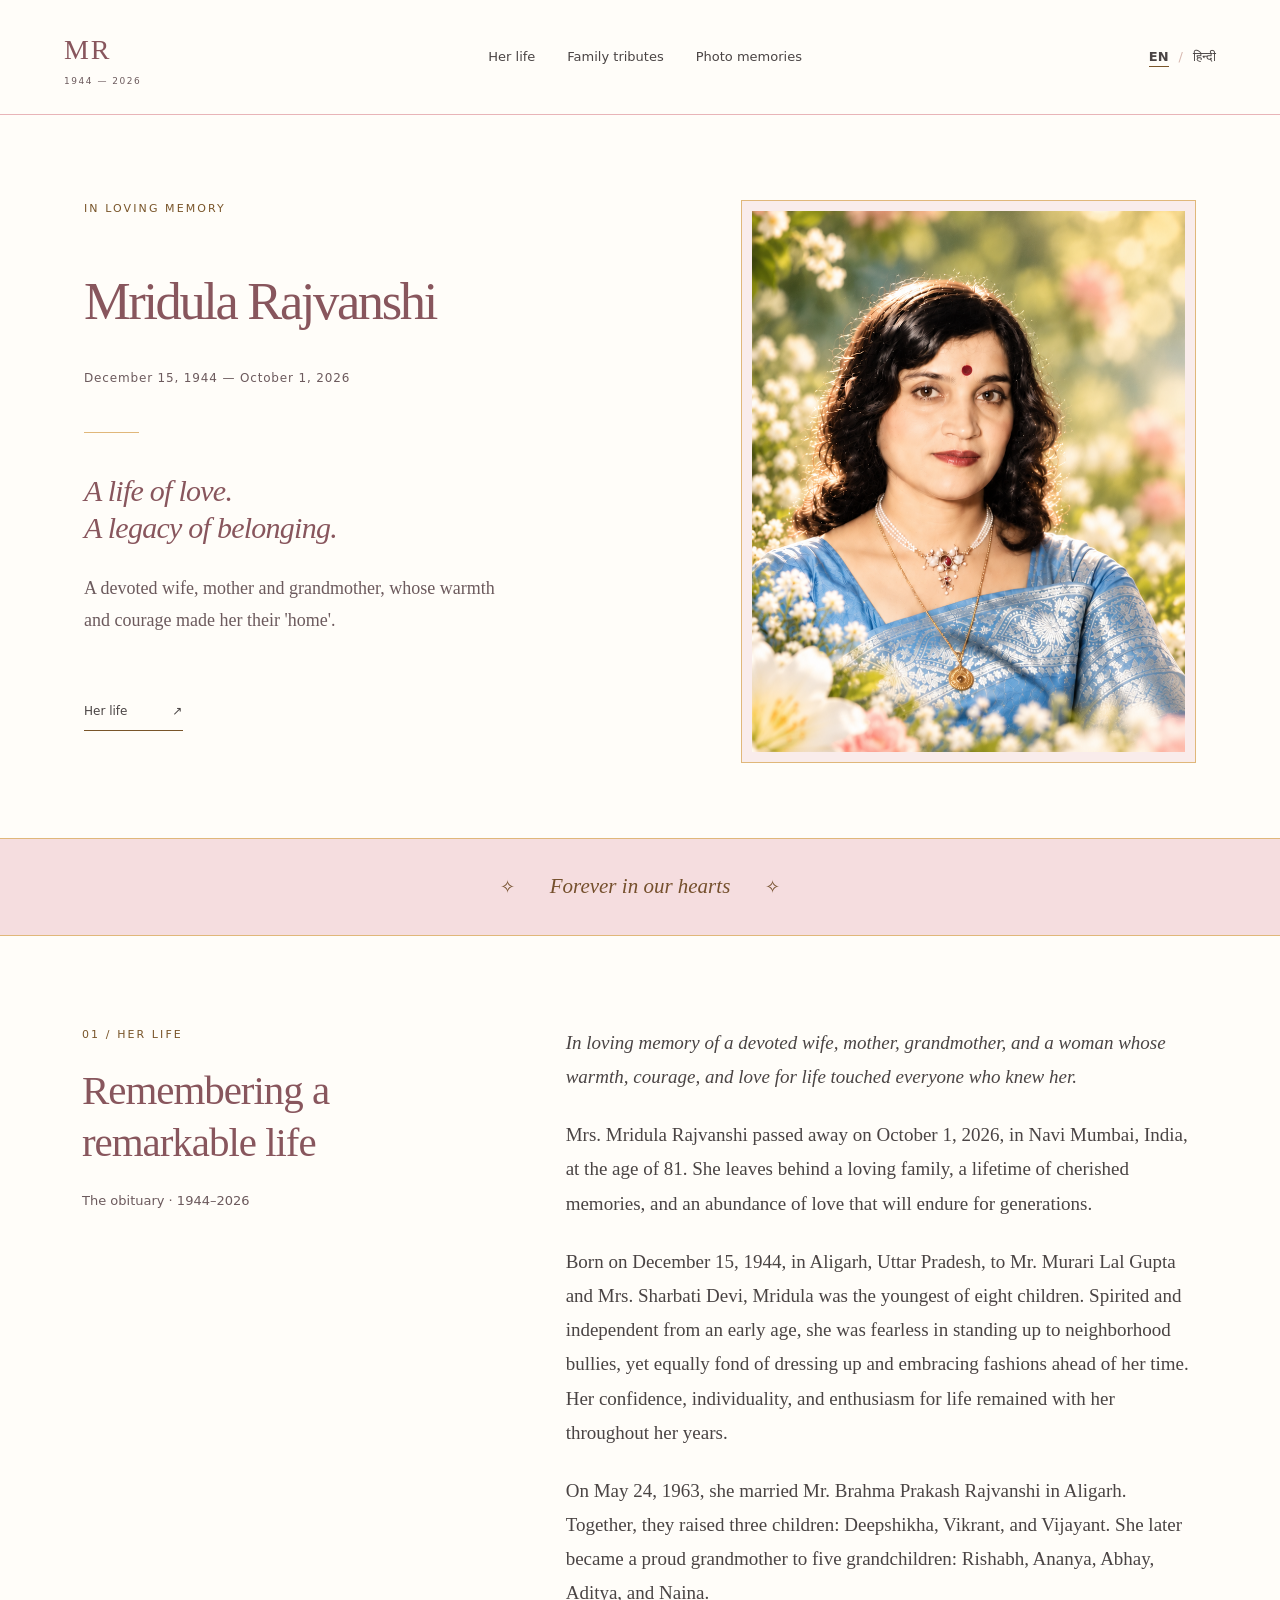
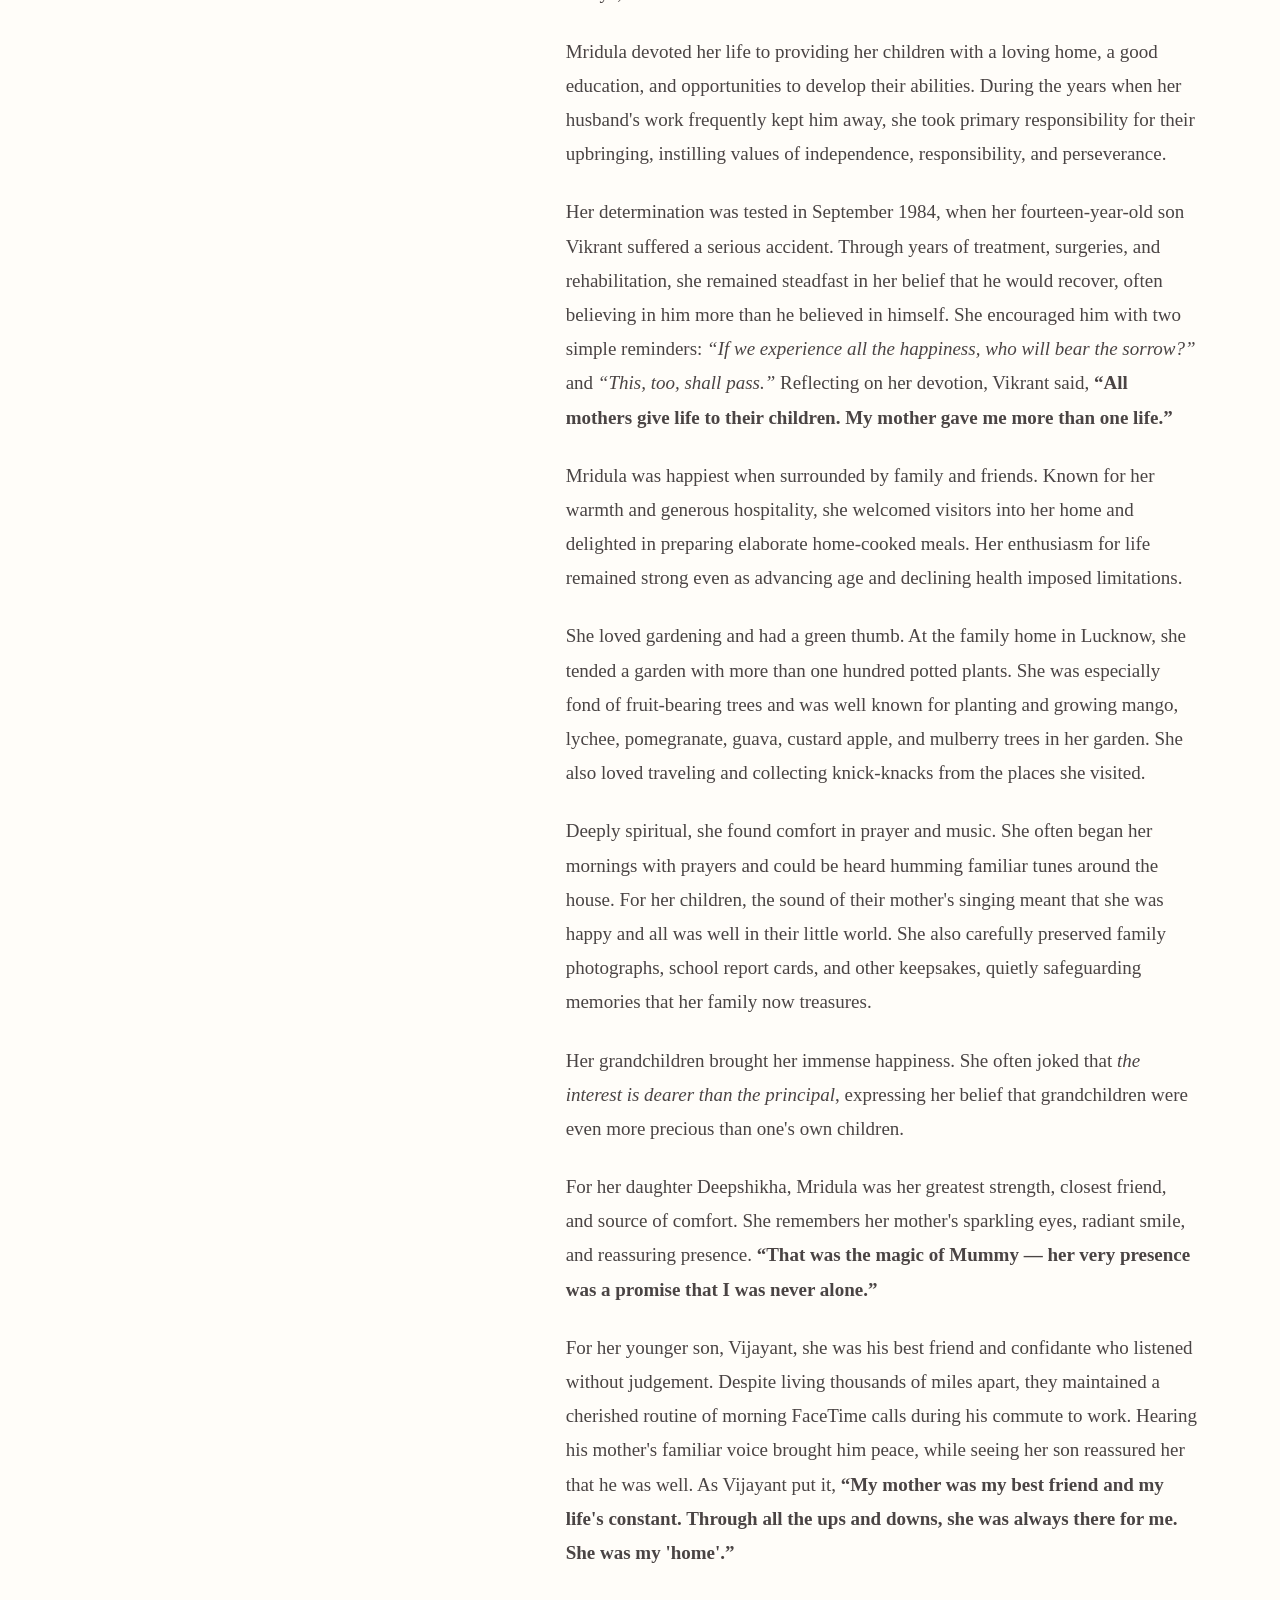
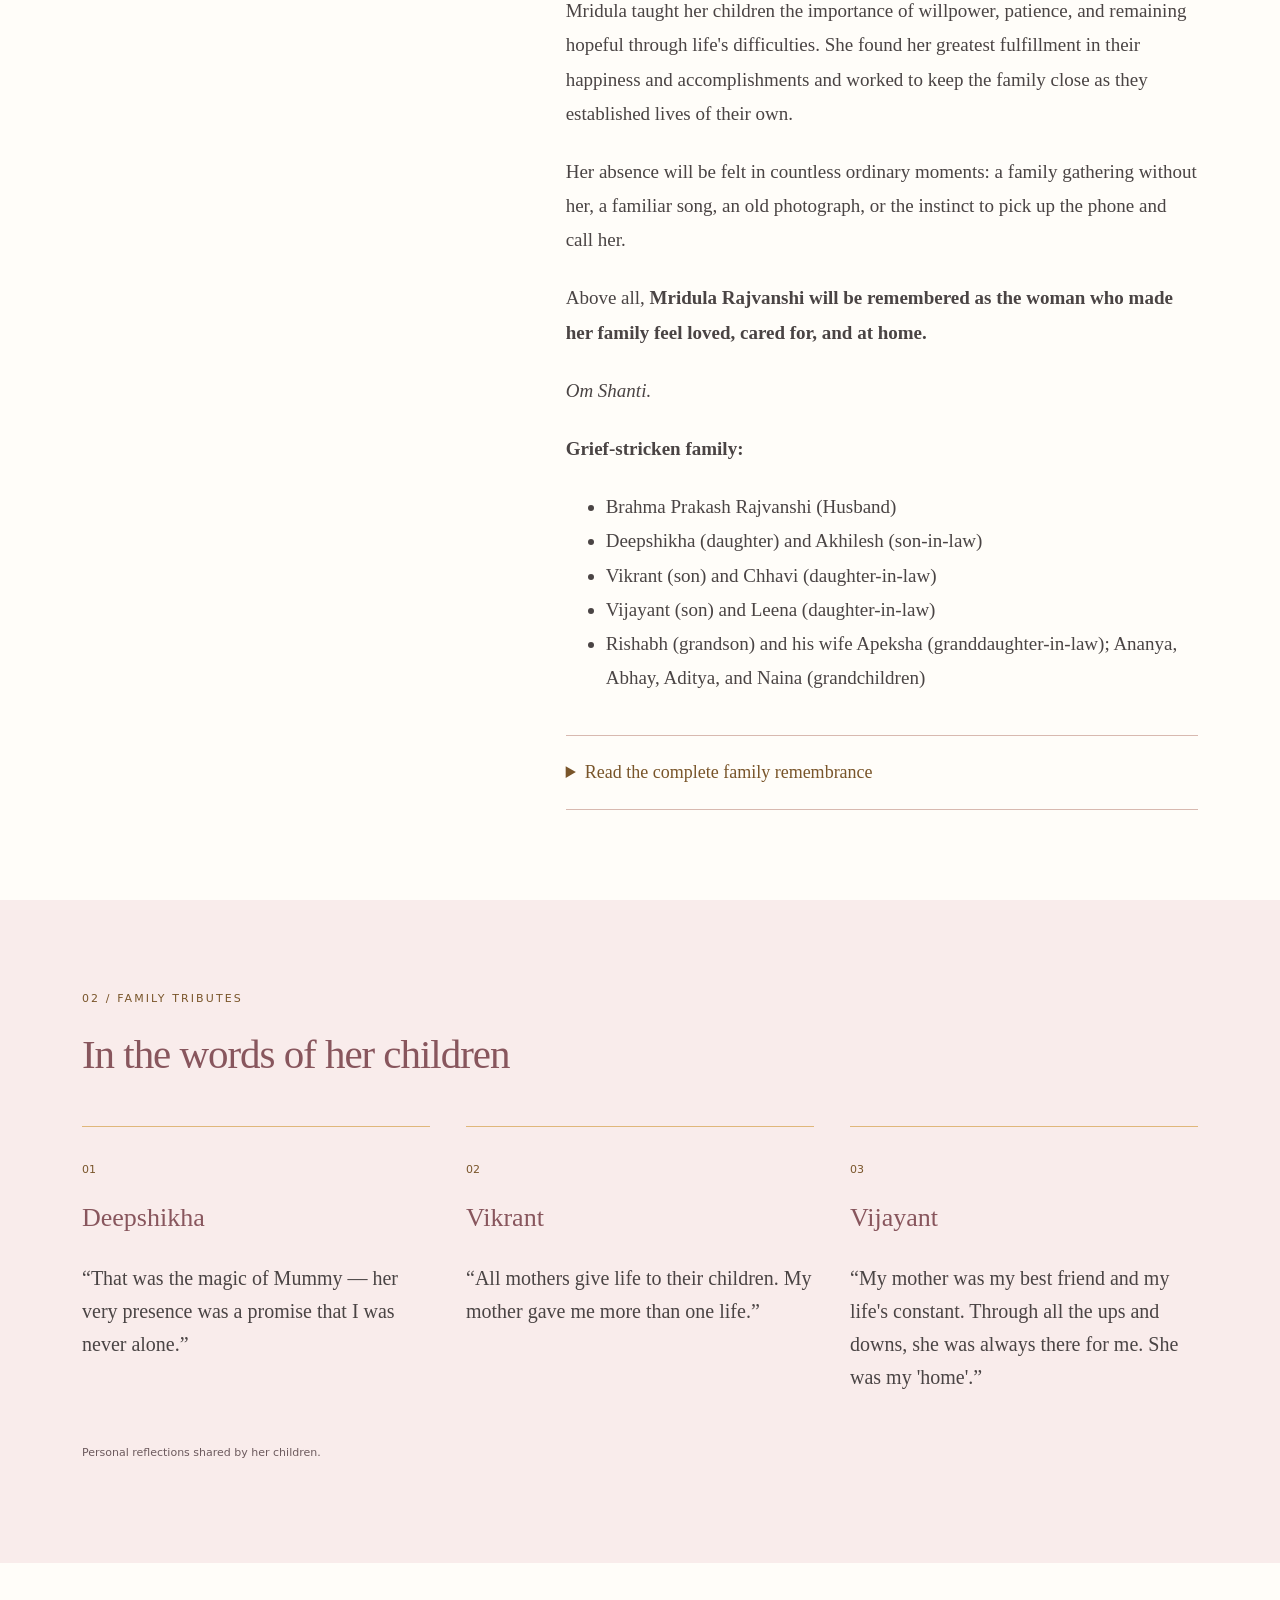
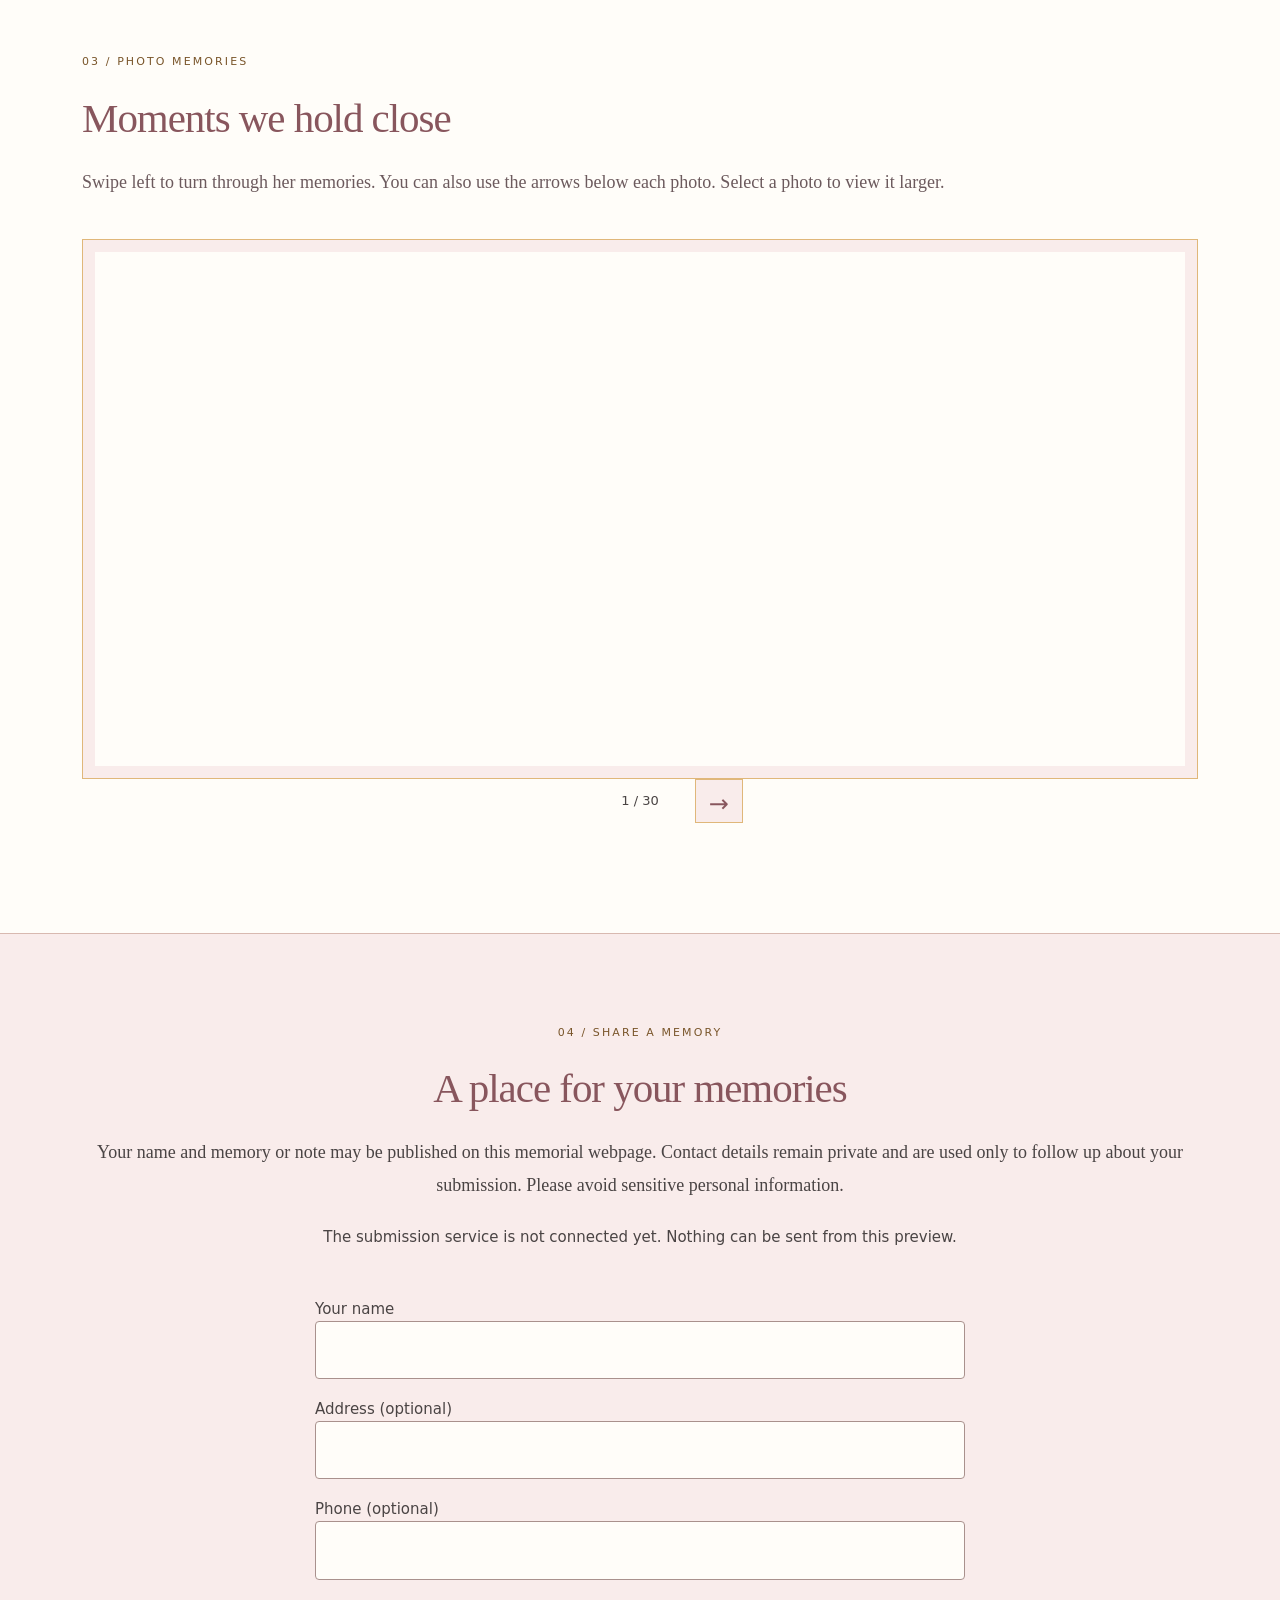
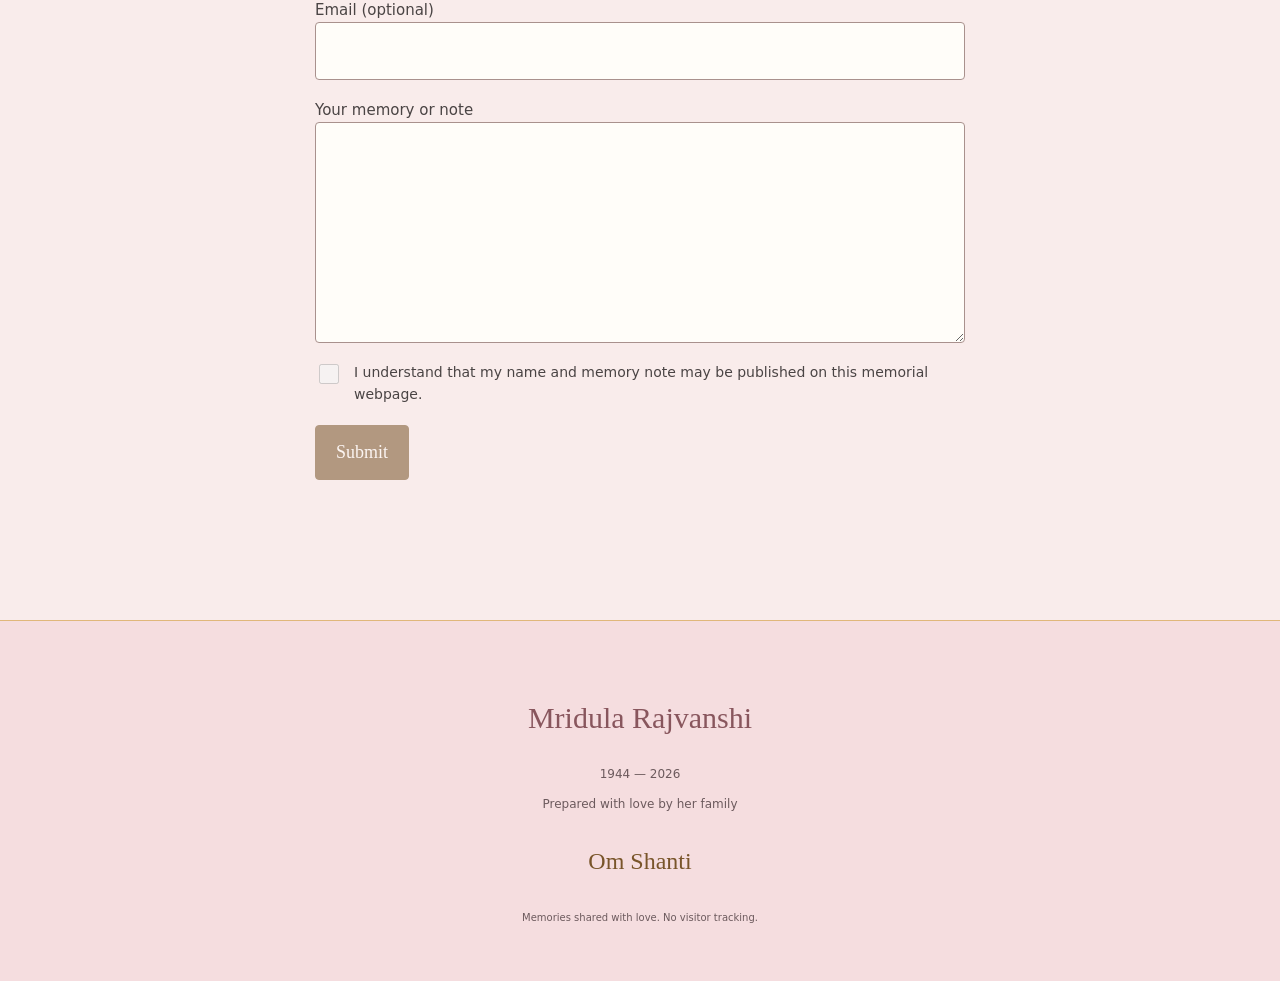
<file: index.html>
<!doctype html>
<html lang="en"><head><meta charset="utf-8"><meta name="viewport" content="width=device-width, initial-scale=1"><title>Mridula Rajvanshi | In loving memory · 1944–2026</title><meta name="description" content="A devoted wife, mother and grandmother, whose warmth and courage made her their 'home'."><meta name="robots" content="index, follow"><meta property="og:title" content="Mridula Rajvanshi · 1944–2026"><meta property="og:description" content="A devoted wife, mother and grandmother, whose warmth and courage made her their 'home'."><meta property="og:type" content="website"><meta property="og:locale" content="en_IN"><meta name="referrer" content="no-referrer"><meta http-equiv="Content-Security-Policy" content="default-src 'self'; img-src 'self'; style-src 'self'; script-src 'self'; connect-src 'self' https://mridula-memories.vbprajvanshi.workers.dev; form-action 'none'; base-uri 'none'; object-src 'none'"><link rel="stylesheet" href="styles.css"><!-- publication metadata --><link rel="canonical" href="https://vbprajvanshi-crypto.github.io/mridula-rajvanshi/"><meta property="og:url" content="https://vbprajvanshi-crypto.github.io/mridula-rajvanshi/"><link rel="alternate" hreflang="en" href="https://vbprajvanshi-crypto.github.io/mridula-rajvanshi/"><link rel="alternate" hreflang="hi" href="https://vbprajvanshi-crypto.github.io/mridula-rajvanshi/hi.html"><link rel="alternate" hreflang="x-default" href="https://vbprajvanshi-crypto.github.io/mridula-rajvanshi/"><!-- /publication metadata --></head>
<body><a class="skip" href="#main">Skip to content</a><header><a class="brand" href="#">MR <span>1944 — 2026</span></a><nav aria-label="Main navigation"><a href="#life">Her life</a><a href="#tributes">Family tributes</a><a href="#gallery">Photo memories</a></nav><div class="languages" aria-label="Language"><a href="index.html" lang="en" aria-current="page">EN</a><span>/</span><a href="hi.html" lang="hi" >हिन्दी</a></div></header>
<main id="main"><section class="hero"><div class="hero-copy"><p class="eyebrow">In loving memory</p><h1>Mridula Rajvanshi</h1><p class="dates">December 15, 1944 — October 1, 2026</p><div class="rule"></div><h2>A life of love.<br>A legacy of belonging.</h2><p class="intro">A devoted wife, mother and grandmother, whose warmth and courage made her their 'home'.</p><a class="text-link" href="#life">Her life <span aria-hidden="true">↗</span></a></div><figure class="portrait"><img src="portrait.png" width="850" height="1850" alt="Portrait of Mrs. Mridula Rajvanshi in a blue sari, surrounded by flowers." fetchpriority="high"></figure></section>
<div class="dedication"><span aria-hidden="true">✧</span><p>Forever in our hearts</p><span aria-hidden="true">✧</span></div>
<section id="life" class="story section"><div class="section-head"><p class="eyebrow">01 / Her life</p><h2>Remembering a remarkable life</h2><p>The obituary · 1944–2026</p></div><div class="prose"><p><em>In loving memory of a devoted wife, mother, grandmother, and a woman whose warmth, courage, and love for life touched everyone who knew her.</em></p>
<p>Mrs. Mridula Rajvanshi passed away on October 1, 2026, in Navi Mumbai, India, at the age of 81. She leaves behind a loving family, a lifetime of cherished memories, and an abundance of love that will endure for generations.</p>
<p>Born on December 15, 1944, in Aligarh, Uttar Pradesh, to Mr. Murari Lal Gupta and Mrs. Sharbati Devi, Mridula was the youngest of eight children. Spirited and independent from an early age, she was fearless in standing up to neighborhood bullies, yet equally fond of dressing up and embracing fashions ahead of her time. Her confidence, individuality, and enthusiasm for life remained with her throughout her years.</p>
<p>On May 24, 1963, she married Mr. Brahma Prakash Rajvanshi in Aligarh. Together, they raised three children: Deepshikha, Vikrant, and Vijayant. She later became a proud grandmother to five grandchildren: Rishabh, Ananya, Abhay, Aditya, and Naina.</p>
<p>Mridula devoted her life to providing her children with a loving home, a good education, and opportunities to develop their abilities. During the years when her husband&#x27;s work frequently kept him away, she took primary responsibility for their upbringing, instilling values of independence, responsibility, and perseverance.</p>
<p>Her determination was tested in September 1984, when her fourteen-year-old son Vikrant suffered a serious accident. Through years of treatment, surgeries, and rehabilitation, she remained steadfast in her belief that he would recover, often believing in him more than he believed in himself. She encouraged him with two simple reminders: <em>“If we experience all the happiness, who will bear the sorrow?”</em> and <em>“This, too, shall pass.”</em> Reflecting on her devotion, Vikrant said, <strong>“All mothers give life to their children. My mother gave me more than one life.”</strong></p>
<p>Mridula was happiest when surrounded by family and friends. Known for her warmth and generous hospitality, she welcomed visitors into her home and delighted in preparing elaborate home-cooked meals. Her enthusiasm for life remained strong even as advancing age and declining health imposed limitations.</p>
<p>She loved gardening and had a green thumb. At the family home in Lucknow, she tended a garden with more than one hundred potted plants. She was especially fond of fruit-bearing trees and was well known for planting and growing mango, lychee, pomegranate, guava, custard apple, and mulberry trees in her garden. She also loved traveling and collecting knick-knacks from the places she visited.</p>
<p>Deeply spiritual, she found comfort in prayer and music. She often began her mornings with prayers and could be heard humming familiar tunes around the house. For her children, the sound of their mother&#x27;s singing meant that she was happy and all was well in their little world. She also carefully preserved family photographs, school report cards, and other keepsakes, quietly safeguarding memories that her family now treasures.</p>
<p>Her grandchildren brought her immense happiness. She often joked that <em>the interest is dearer than the principal</em>, expressing her belief that grandchildren were even more precious than one&#x27;s own children.</p>
<p>For her daughter Deepshikha, Mridula was her greatest strength, closest friend, and source of comfort. She remembers her mother&#x27;s sparkling eyes, radiant smile, and reassuring presence. <strong>“That was the magic of Mummy — her very presence was a promise that I was never alone.”</strong></p>
<p>For her younger son, Vijayant, she was his best friend and confidante who listened without judgement. Despite living thousands of miles apart, they maintained a cherished routine of morning FaceTime calls during his commute to work. Hearing his mother&#x27;s familiar voice brought him peace, while seeing her son reassured her that he was well. As Vijayant put it, <strong>“My mother was my best friend and my life's constant. Through all the ups and downs, she was always there for me. She was my 'home'.”</strong></p>
<p>Mridula taught her children the importance of willpower, patience, and remaining hopeful through life&#x27;s difficulties. She found her greatest fulfillment in their happiness and accomplishments and worked to keep the family close as they established lives of their own.</p>
<p>Her absence will be felt in countless ordinary moments: a family gathering without her, a familiar song, an old photograph, or the instinct to pick up the phone and call her.</p>
<p>Above all, <strong>Mridula Rajvanshi will be remembered as the woman who made her family feel loved, cared for, and at home.</strong></p>
<p><em>Om Shanti.</em></p><div class="family-list"><p><strong>Grief-stricken family:</strong></p><ul><li>Brahma Prakash Rajvanshi (Husband)</li><li>Deepshikha (daughter) and Akhilesh (son-in-law)</li><li>Vikrant (son) and Chhavi (daughter-in-law)</li><li>Vijayant (son) and Leena (daughter-in-law)</li><li>Rishabh (grandson) and his wife Apeksha (granddaughter-in-law); Ananya, Abhay, Aditya, and Naina (grandchildren)</li></ul></div><details id="remembrance"><summary>Read the complete family remembrance</summary><div class="long-story"><h3>A family remembrance</h3><p><em>In loving memory of a devoted wife, mother, grandmother, and a woman whose warmth, courage, and love for life touched everyone who knew her.</em></p>
<p>Mrs. Mridula Rajvanshi passed away on October 1, 2026, in Navi Mumbai, India, at the age of 81. She leaves behind a loving family, a lifetime of cherished memories, and an abundance of love that will endure for generations.</p>
<p>Born on December 15, 1944, in Aligarh, Uttar Pradesh, to Mr. Murari Lal Gupta and Mrs. Sharbati Devi, Mridula was the youngest of eight children, with three brothers and four sisters. Growing up in a large family, she developed the spirited, independent personality that would remain with her throughout her life. As a young girl, she was fearless in confronting neighborhood bullies and never hesitant to stand up for herself or others. At the same time, she loved dressing up and had a keen sense of fashion, often embracing styles well ahead of her time. Her confidence, individuality, and enthusiasm for life were evident from an early age.</p>
<p>On May 24, 1963, she married Mr. Brahma Prakash Rajvanshi in Aligarh. Together, they built a family and raised three children: Deepshikha, born in 1965; Vikrant, born in 1970; and Vijayant, born in 1979. She later became a proud and affectionate grandmother to five grandchildren: Rishabh, Ananya, Abhay, Aditya, and Naina.</p>
<p>Mridula devoted her life to raising her children and providing them with a secure, comfortable, and loving home. During the years when her husband&#x27;s work frequently kept him away from home, she took primary responsibility for managing the household and raising their children. She was determined that they receive a good education and have access to opportunities that would allow them to develop their interests and abilities. She believed in the importance of education, financial prudence, personal responsibility, and preparing her children to stand on their own feet.</p>
<p>Her determination was tested in September 1984, when her fourteen-year-old son Vikrant suffered a serious accident. The years that followed involved medical treatment, surgeries, rehabilitation, and repeated setbacks. Through it all, Mridula remained steadfast in her belief that her son would overcome the challenges before him. Whenever he struggled, she was there to help him find the strength to continue, often believing in him more than he believed in himself. She reminded him of two simple truths: <em>“If we experience all the happiness, who will bear the sorrow?”</em> and <em>“This, too, shall pass.”</em> These became guiding principles that helped him through some of the most difficult periods of his life.</p>
<p>Reflecting on his mother&#x27;s devotion, Vikrant expressed what her presence had meant to him: <strong>“All mothers give life to their children. My mother gave me more than one life.”</strong> Having survived several life-threatening experiences during his childhood and teenage years, he understood better than most the depth of her determination to keep him safe. The experience forged an especially close bond between them, and she remained protective of him throughout her life, while continuing to care deeply for all three of her children.</p>
<p>For her family, Mridula was the person around whom everyday life revolved. As her children grew older and started families of their own, her love and concern for them remained unchanged. She took comfort in knowing they were happy and well, and was always there when they needed her. She wanted her family to remain connected, even as careers, responsibilities, and geographical distances made spending time together increasingly difficult. She was happiest when everyone was together.</p>
<p>Her affection extended well beyond her immediate family. Among relatives and friends, she was known for her warmth, generosity, and hospitality. Her home was always open to extended family and friends. She took particular pleasure in preparing elaborate home-cooked meals, often going to considerable lengths to ensure that everyone was well fed and comfortable. Food was one of the many ways she expressed her love.</p>
<p>Mridula had a natural enthusiasm for life. She enjoyed the company of people, family gatherings, celebrations, good food, and the pleasures of everyday living. She retained her interest in dressing well and enjoying life even as advancing age and declining health began to impose limitations. Those who knew her admired her spirit, her generosity, and her ability to remain cheerful in difficult circumstances.</p>
<p>She loved gardening and had a green thumb. At the family home in Lucknow, she tended a garden with more than one hundred potted plants. She was especially fond of fruit-bearing trees and was well known for planting and growing mango, lychee, pomegranate, guava, custard apple, and mulberry trees in her garden. She also loved traveling and collecting knick-knacks from the places she visited.</p>
<p>She was also practical and thoughtful in managing family affairs. She believed in saving for a rainy day and took considerable care in preserving things she considered important. Among her belongings, her family has since discovered carefully organized collections of birth announcements, wedding invitations, school report cards, class photographs, and other keepsakes from her children&#x27;s lives. Documents that might easily have been misplaced or discarded over the decades were preserved with remarkable care. Together, they tell the story of a mother who treasured her children&#x27;s lives and quietly safeguarded their memories.</p>
<p>Faith was another constant in Mridula&#x27;s life. A deeply spiritual woman, she believed in a higher power and found comfort in prayer and music. She often began her mornings with prayers, and her voice could frequently be heard humming a familiar tune as she went about her daily activities around the house. For her children, the sound of their mother&#x27;s singing was a reassuring part of growing up. It meant that she was happy, that life was proceeding as it should, and that all was well in their little world.</p>
<p>The arrival of her grandchildren brought her immense happiness. She delighted in their company, followed their lives with interest, and took great pride in their accomplishments. She often joked that <em>the interest is dearer than the principal</em>, a familiar Indian expression suggesting that grandchildren are even more precious than one&#x27;s own children. In her case, there was considerable truth behind the humor. Her grandchildren occupied a special place in her heart, and she made no effort to conceal her affection for them.</p>
<p>For her daughter Deepshikha, Mridula was a source of strength, comfort, and inspiration throughout her life. She was her closest friend, her confidante, and the person whose presence made life&#x27;s uncertainties seem less daunting. Deepshikha remembers her mother&#x27;s sparkling eyes and radiant smile, and the reassurance she felt simply by being near her. No matter what difficulties life presented, knowing that her mother was there gave her the confidence that somehow, everything would be all right. She admired her mother&#x27;s beauty, wisdom, kindness, and inner strength, and looked to her as an example of the woman she herself aspired to become. As Deepshikha expressed it, <strong>“That was the magic of Mummy — her very presence was a promise that I was never alone.”</strong></p>
<p>For her youngest son, Vijayant, Mridula was also his closest friend and confidante. Their relationship was one of openness and mutual understanding. He could speak freely with her, knowing that she would listen without judgment. She offered advice when needed and was often the voice of reason. Although they lived thousands of miles apart, with Mridula in India and Vijayant in the United States, they maintained a simple routine that helped bridge the distance. Each morning, as he began his drive to work, he would call her on FaceTime. She could see him while he concentrated on the road, and he could hear her familiar voice. The conversations were often about ordinary things, but they brought comfort to both. For him, hearing his mother&#x27;s voice was a peaceful way to begin the day. For her, seeing her son, even briefly, reassured her that he was doing well. As Vijayant put it, <strong>“My mother was my best friend and my life's constant. Through all the ups and downs, she was always there for me. She was my 'home'.”</strong></p>
<p>Among the most enduring lessons Mridula passed on to her children was the importance of willpower and the belief that difficult times, however overwhelming, would eventually pass. She encouraged them to face adversity with determination, patience, and a positive outlook. These were not merely words of advice; they reflected the way she approached her own life. Her children had watched her confront hardships, often with a smile, and had learned from her example. As Vikrant later reflected, they did more than adore their mother; they revered her for the strength she demonstrated and the courage she inspired in them.</p>
<p>Mridula considered her children and their accomplishments to be her greatest source of pride. She found fulfillment in seeing them grow into independent adults, establish their own families, and lead meaningful lives. Their happiness mattered deeply to her, as did the knowledge that they would always have one another.</p>
<p>Her passing has left a profound emptiness in the lives of those closest to her. For more than six decades, she was a constant presence in her family&#x27;s life: remembering birthdays and anniversaries, worrying about everyone&#x27;s health and happiness, preparing favorite meals, offering advice, and making sure that no one felt forgotten. Her love was expressed as much through these ordinary acts of care as through words.</p>
<p>Her children and grandchildren will remember her through the stories she told, the meals she prepared, the songs she sang, the traditions she maintained, and the many small gestures that made each of them feel loved.</p>
<p>There will be moments when her absence is especially difficult to bear: a family gathering without her, a photograph that brings back an unexpected memory, a familiar song she would hum, or a morning drive when the instinct to call her remains, even though she can no longer answer.</p>
<p>Mridula Rajvanshi lived with courage, generosity, faith, and a deep love for her family. She found happiness in the happiness of those she loved and devoted herself to making their lives better.</p>
<p>Above all, she will be remembered as the woman who made her family feel loved, cared for, and at home.</p>
<p><strong>She is deeply loved, profoundly missed, and will always remain a part of the family she held so dear.</strong></p>
<p><em>Om Shanti.</em> </p><div class="family-list"><p><strong>Grief-stricken family:</strong></p><ul><li>Brahma Prakash Rajvanshi (Husband)</li><li>Deepshikha (daughter) and Akhilesh (son-in-law)</li><li>Vikrant (son) and Chhavi (daughter-in-law)</li><li>Vijayant (son) and Leena (daughter-in-law)</li><li>Rishabh (grandson) and his wife Apeksha (granddaughter-in-law); Ananya, Abhay, Aditya, and Naina (grandchildren)</li></ul></div></div></details></div></section>
<section id="tributes" class="section tributes"><p class="eyebrow">02 / Family tributes</p><h2>In the words of her children</h2><div class="tribute-grid"><article><span class="number">01</span><h3>Deepshikha</h3><p>“That was the magic of Mummy — her very presence was a promise that I was never alone.”</p></article><article><span class="number">02</span><h3>Vikrant</h3><p>“All mothers give life to their children. My mother gave me more than one life.”</p></article><article><span class="number">03</span><h3>Vijayant</h3><p>“My mother was my best friend and my life's constant. Through all the ups and downs, she was always there for me. She was my 'home'.”</p></article></div><p class="caption">Personal reflections shared by her children.</p></section>
<section id="gallery" class="section gallery"><p class="eyebrow">03 / Photo memories</p><h2>Moments we hold close</h2><p id="gallery-help">Swipe left to turn through her memories. You can also use the arrows below each photo. Select a photo to view it larger.</p><div class="gallery-flipper" role="region" aria-label="Moments we hold close" aria-describedby="gallery-help" tabindex="0"><figure class="memory-photo" id="memory-1" role="group" aria-label="1 / 30"><a href="memory-28.jpg" aria-label="A familiar smile"><img src="memory-28.jpg" alt="A familiar smile" width="738" height="738" loading="lazy" decoding="async"></a><nav class="photo-controls" aria-label="Photo navigation"><span></span><span>1 / 30</span><a href="#memory-2" aria-label="Next photograph">→</a></nav></figure><figure class="memory-photo" id="memory-2" role="group" aria-label="2 / 30"><a href="memory-01.jpg" aria-label="A portrait from her younger years"><img src="memory-01.jpg" alt="A portrait from her younger years" width="590" height="882" loading="lazy" decoding="async"></a><nav class="photo-controls" aria-label="Photo navigation"><a href="#memory-1" aria-label="Previous photograph">←</a><span>2 / 30</span><a href="#memory-3" aria-label="Next photograph">→</a></nav></figure><figure class="memory-photo" id="memory-3" role="group" aria-label="3 / 30"><a href="memory-02.jpg" aria-label="Ready for her wedding"><img src="memory-02.jpg" alt="Ready for her wedding" width="303" height="298" loading="lazy" decoding="async"></a><nav class="photo-controls" aria-label="Photo navigation"><a href="#memory-2" aria-label="Previous photograph">←</a><span>3 / 30</span><a href="#memory-4" aria-label="Next photograph">→</a></nav></figure><figure class="memory-photo" id="memory-4" role="group" aria-label="4 / 30"><a href="memory-03.jpg" aria-label="A shared portrait"><img src="memory-03.jpg" alt="A shared portrait" width="1232" height="880" loading="lazy" decoding="async"></a><nav class="photo-controls" aria-label="Photo navigation"><a href="#memory-3" aria-label="Previous photograph">←</a><span>4 / 30</span><a href="#memory-5" aria-label="Next photograph">→</a></nav></figure><figure class="memory-photo" id="memory-5" role="group" aria-label="5 / 30"><a href="memory-04.jpg" aria-label="With her children"><img src="memory-04.jpg" alt="With her children" width="1600" height="1026" loading="lazy" decoding="async"></a><nav class="photo-controls" aria-label="Photo navigation"><a href="#memory-4" aria-label="Previous photograph">←</a><span>5 / 30</span><a href="#memory-6" aria-label="Next photograph">→</a></nav></figure><figure class="memory-photo" id="memory-6" role="group" aria-label="6 / 30"><a href="memory-07.jpg" aria-label="Among the roses · May 2017"><img src="memory-07.jpg" alt="Among the roses" width="1600" height="999" loading="lazy" decoding="async"></a><nav class="photo-controls" aria-label="Photo navigation"><a href="#memory-5" aria-label="Previous photograph">←</a><span>6 / 30</span><a href="#memory-7" aria-label="Next photograph">→</a></nav></figure><figure class="memory-photo" id="memory-7" role="group" aria-label="7 / 30"><a href="memory-08.jpg" aria-label="Beverly Hills · May 2017"><img src="memory-08.jpg" alt="Beverly Hills" width="1600" height="1000" loading="lazy" decoding="async"></a><nav class="photo-controls" aria-label="Photo navigation"><a href="#memory-6" aria-label="Previous photograph">←</a><span>7 / 30</span><a href="#memory-8" aria-label="Next photograph">→</a></nav></figure><figure class="memory-photo" id="memory-8" role="group" aria-label="8 / 30"><a href="memory-09.jpg" aria-label="Rishabh’s graduation · May 2017"><img src="memory-09.jpg" alt="Rishabh’s graduation" width="1600" height="1600" loading="lazy" decoding="async"></a><nav class="photo-controls" aria-label="Photo navigation"><a href="#memory-7" aria-label="Previous photograph">←</a><span>8 / 30</span><a href="#memory-9" aria-label="Next photograph">→</a></nav></figure><figure class="memory-photo" id="memory-9" role="group" aria-label="9 / 30"><a href="memory-10.jpg" aria-label="A portrait among the flowers · May 2017"><img src="memory-10.jpg" alt="A portrait among the flowers" width="1600" height="1600" loading="lazy" decoding="async"></a><nav class="photo-controls" aria-label="Photo navigation"><a href="#memory-8" aria-label="Previous photograph">←</a><span>9 / 30</span><a href="#memory-10" aria-label="Next photograph">→</a></nav></figure><figure class="memory-photo" id="memory-10" role="group" aria-label="10 / 30"><a href="memory-11.jpg" aria-label="With Aditya · June 2017"><img src="memory-11.jpg" alt="With Aditya" width="1600" height="1066" loading="lazy" decoding="async"></a><nav class="photo-controls" aria-label="Photo navigation"><a href="#memory-9" aria-label="Previous photograph">←</a><span>10 / 30</span><a href="#memory-11" aria-label="Next photograph">→</a></nav></figure><figure class="memory-photo" id="memory-11" role="group" aria-label="11 / 30"><a href="memory-13.jpg" aria-label="A Vermont outing · October 2023"><img src="memory-13.jpg" alt="A Vermont outing" width="1200" height="1600" loading="lazy" decoding="async"></a><nav class="photo-controls" aria-label="Photo navigation"><a href="#memory-10" aria-label="Previous photograph">←</a><span>11 / 30</span><a href="#memory-12" aria-label="Next photograph">→</a></nav></figure><figure class="memory-photo" id="memory-12" role="group" aria-label="12 / 30"><a href="memory-14.jpg" aria-label="Together in Vermont · October 2023"><img src="memory-14.jpg" alt="Together in Vermont" width="1600" height="1200" loading="lazy" decoding="async"></a><nav class="photo-controls" aria-label="Photo navigation"><a href="#memory-11" aria-label="Previous photograph">←</a><span>12 / 30</span><a href="#memory-13" aria-label="Next photograph">→</a></nav></figure><figure class="memory-photo" id="memory-13" role="group" aria-label="13 / 30"><a href="memory-15.jpg" aria-label="A break at the pumpkin patch · October 2023"><img src="memory-15.jpg" alt="A break at the pumpkin patch" width="1600" height="1200" loading="lazy" decoding="async"></a><nav class="photo-controls" aria-label="Photo navigation"><a href="#memory-12" aria-label="Previous photograph">←</a><span>13 / 30</span><a href="#memory-14" aria-label="Next photograph">→</a></nav></figure><figure class="memory-photo" id="memory-14" role="group" aria-label="14 / 30"><a href="memory-16.jpg" aria-label="An autumn afternoon · October 2023"><img src="memory-16.jpg" alt="An autumn afternoon" width="1200" height="1600" loading="lazy" decoding="async"></a><nav class="photo-controls" aria-label="Photo navigation"><a href="#memory-13" aria-label="Previous photograph">←</a><span>14 / 30</span><a href="#memory-15" aria-label="Next photograph">→</a></nav></figure><figure class="memory-photo" id="memory-15" role="group" aria-label="15 / 30"><a href="memory-17.jpg" aria-label="Apple-picking memories · October 2023"><img src="memory-17.jpg" alt="Apple-picking memories" width="1200" height="1600" loading="lazy" decoding="async"></a><nav class="photo-controls" aria-label="Photo navigation"><a href="#memory-14" aria-label="Previous photograph">←</a><span>15 / 30</span><a href="#memory-16" aria-label="Next photograph">→</a></nav></figure><figure class="memory-photo" id="memory-16" role="group" aria-label="16 / 30"><a href="memory-18.jpg" aria-label="Durga Puja with family · October 2023"><img src="memory-18.jpg" alt="Durga Puja with family" width="1600" height="1200" loading="lazy" decoding="async"></a><nav class="photo-controls" aria-label="Photo navigation"><a href="#memory-15" aria-label="Previous photograph">←</a><span>16 / 30</span><a href="#memory-17" aria-label="Next photograph">→</a></nav></figure><figure class="memory-photo" id="memory-17" role="group" aria-label="17 / 30"><a href="memory-19.jpg" aria-label="A morning walk together · October 2023"><img src="memory-19.jpg" alt="A morning walk together" width="1600" height="1200" loading="lazy" decoding="async"></a><nav class="photo-controls" aria-label="Photo navigation"><a href="#memory-16" aria-label="Previous photograph">←</a><span>17 / 30</span><a href="#memory-18" aria-label="Next photograph">→</a></nav></figure><figure class="memory-photo" id="memory-18" role="group" aria-label="18 / 30"><a href="memory-20.jpg" aria-label="Autumn light · October 2023"><img src="memory-20.jpg" alt="Autumn light" width="1600" height="900" loading="lazy" decoding="async"></a><nav class="photo-controls" aria-label="Photo navigation"><a href="#memory-17" aria-label="Previous photograph">←</a><span>18 / 30</span><a href="#memory-19" aria-label="Next photograph">→</a></nav></figure><figure class="memory-photo" id="memory-19" role="group" aria-label="19 / 30"><a href="memory-21.jpg" aria-label="A walk among the trees · October 2023"><img src="memory-21.jpg" alt="A walk among the trees" width="1600" height="900" loading="lazy" decoding="async"></a><nav class="photo-controls" aria-label="Photo navigation"><a href="#memory-18" aria-label="Previous photograph">←</a><span>19 / 30</span><a href="#memory-20" aria-label="Next photograph">→</a></nav></figure><figure class="memory-photo" id="memory-20" role="group" aria-label="20 / 30"><a href="memory-22.jpg" aria-label="Diwali with family · November 2023"><img src="memory-22.jpg" alt="Diwali with family" width="1200" height="1600" loading="lazy" decoding="async"></a><nav class="photo-controls" aria-label="Photo navigation"><a href="#memory-19" aria-label="Previous photograph">←</a><span>20 / 30</span><a href="#memory-21" aria-label="Next photograph">→</a></nav></figure><figure class="memory-photo" id="memory-21" role="group" aria-label="21 / 30"><a href="memory-23.jpg" aria-label="At Akshardham · November 2023"><img src="memory-23.jpg" alt="At Akshardham" width="1600" height="1200" loading="lazy" decoding="async"></a><nav class="photo-controls" aria-label="Photo navigation"><a href="#memory-20" aria-label="Previous photograph">←</a><span>21 / 30</span><a href="#memory-22" aria-label="Next photograph">→</a></nav></figure><figure class="memory-photo" id="memory-22" role="group" aria-label="22 / 30"><a href="memory-24.jpg" aria-label="A smile and a drawing · December 2023"><img src="memory-24.jpg" alt="A smile and a drawing" width="1200" height="1600" loading="lazy" decoding="async"></a><nav class="photo-controls" aria-label="Photo navigation"><a href="#memory-21" aria-label="Previous photograph">←</a><span>22 / 30</span><a href="#memory-23" aria-label="Next photograph">→</a></nav></figure><figure class="memory-photo" id="memory-23" role="group" aria-label="23 / 30"><a href="memory-25.jpg" aria-label="Snow-day memories · February 2024"><img src="memory-25.jpg" alt="Snow-day memories" width="900" height="1600" loading="lazy" decoding="async"></a><nav class="photo-controls" aria-label="Photo navigation"><a href="#memory-22" aria-label="Previous photograph">←</a><span>23 / 30</span><a href="#memory-24" aria-label="Next photograph">→</a></nav></figure><figure class="memory-photo" id="memory-24" role="group" aria-label="24 / 30"><a href="memory-29.jpg" aria-label="A close moment together · June 2026"><img src="memory-29.jpg" alt="A close moment together" width="1200" height="1600" loading="lazy" decoding="async"></a><nav class="photo-controls" aria-label="Photo navigation"><a href="#memory-23" aria-label="Previous photograph">←</a><span>24 / 30</span><a href="#memory-25" aria-label="Next photograph">→</a></nav></figure><figure class="memory-photo" id="memory-25" role="group" aria-label="25 / 30"><a href="memory-32.jpg" aria-label="A cuddle at home · July 2026"><img src="memory-32.jpg" alt="A cuddle at home" width="1200" height="1600" loading="lazy" decoding="async"></a><nav class="photo-controls" aria-label="Photo navigation"><a href="#memory-24" aria-label="Previous photograph">←</a><span>25 / 30</span><a href="#memory-26" aria-label="Next photograph">→</a></nav></figure><figure class="memory-photo" id="memory-26" role="group" aria-label="26 / 30"><a href="memory-33.jpg" aria-label="An embrace to remember · July 2026"><img src="memory-33.jpg" alt="An embrace to remember" width="1200" height="1600" loading="lazy" decoding="async"></a><nav class="photo-controls" aria-label="Photo navigation"><a href="#memory-25" aria-label="Previous photograph">←</a><span>26 / 30</span><a href="#memory-27" aria-label="Next photograph">→</a></nav></figure><figure class="memory-photo" id="memory-27" role="group" aria-label="27 / 30"><a href="memory-34.jpg" aria-label="Love across generations · July 2026"><img src="memory-34.jpg" alt="Love across generations" width="1200" height="1600" loading="lazy" decoding="async"></a><nav class="photo-controls" aria-label="Photo navigation"><a href="#memory-26" aria-label="Previous photograph">←</a><span>27 / 30</span><a href="#memory-28" aria-label="Next photograph">→</a></nav></figure><figure class="memory-photo" id="memory-28" role="group" aria-label="28 / 30"><a href="memory-35.jpg" aria-label="Surrounded by her grandchildren · July 2026"><img src="memory-35.jpg" alt="Surrounded by her grandchildren" width="1600" height="900" loading="lazy" decoding="async"></a><nav class="photo-controls" aria-label="Photo navigation"><a href="#memory-27" aria-label="Previous photograph">←</a><span>28 / 30</span><a href="#memory-29" aria-label="Next photograph">→</a></nav></figure><figure class="memory-photo" id="memory-29" role="group" aria-label="29 / 30"><a href="memory-27.jpg" aria-label="A family gathering"><img src="memory-27.jpg" alt="A family gathering" width="1600" height="1200" loading="lazy" decoding="async"></a><nav class="photo-controls" aria-label="Photo navigation"><a href="#memory-28" aria-label="Previous photograph">←</a><span>29 / 30</span><a href="#memory-30" aria-label="Next photograph">→</a></nav></figure><figure class="memory-photo" id="memory-30" role="group" aria-label="30 / 30"><a href="memory-31.jpg" aria-label="Hands joined in family love · June 2026"><img src="memory-31.jpg" alt="Hands joined in family love" width="1200" height="1600" loading="lazy" decoding="async"></a><nav class="photo-controls" aria-label="Photo navigation"><a href="#memory-29" aria-label="Previous photograph">←</a><span>30 / 30</span><span></span></nav></figure></div></section>
<section id="memories" class="section memories"><p class="eyebrow">04 / Share a memory</p><h2>A place for your memories</h2><p id="memory-privacy">Your name and memory or note may be published on this memorial webpage. Contact details remain private and are used only to follow up about your submission. Please avoid sensitive personal information.</p><p id="memory-status" role="status" aria-live="polite">The submission service is not connected yet. Nothing can be sent from this preview.</p><form id="memory-form" aria-describedby="memory-privacy memory-status"><fieldset disabled><legend class="sr-only">Your memory or note</legend><label for="memory-name">Your name</label><input id="memory-name" name="name" type="text" maxlength="100" autocomplete="off" required><label for="memory-address">Address (optional)</label><input id="memory-address" name="address" type="text" maxlength="500" autocomplete="off" ><label for="memory-phone">Phone (optional)</label><input id="memory-phone" name="phone" type="tel" maxlength="60" autocomplete="off" ><label for="memory-email">Email (optional)</label><input id="memory-email" name="email" type="email" maxlength="254" autocomplete="off" ><label for="memory-note">Your memory or note</label><textarea id="memory-note" name="note" rows="6" maxlength="5000" required></textarea><div class="honey" aria-hidden="true"><label>Website<input name="website" tabindex="-1" autocomplete="off"></label></div><label class="consent"><input name="consent" type="checkbox" required> <span>I understand that my name and memory note may be published on this memorial webpage.</span></label><button type="submit">Submit</button></fieldset></form><noscript><p>JavaScript is needed to submit a memory.</p></noscript><div id="approved-memories" aria-live="polite"></div></section></main><footer><p class="footer-name">Mridula Rajvanshi</p><p>1944 — 2026</p><p>Prepared with love by her family</p><p class="peace">Om Shanti</p><small>Memories shared with love. No visitor tracking.</small></footer><script src="memory-config.js" defer></script><script src="memories.js" defer></script><!-- Cloudflare Web Analytics --><script type="module" src="https://static.cloudflareinsights.com/beacon.min.js" data-cf-beacon="{&quot;token&quot;:&quot;65d27fb0ca44498ca9b12a4c225cc604&quot;}"></script><!-- End Cloudflare Web Analytics --></body></html>
</file>
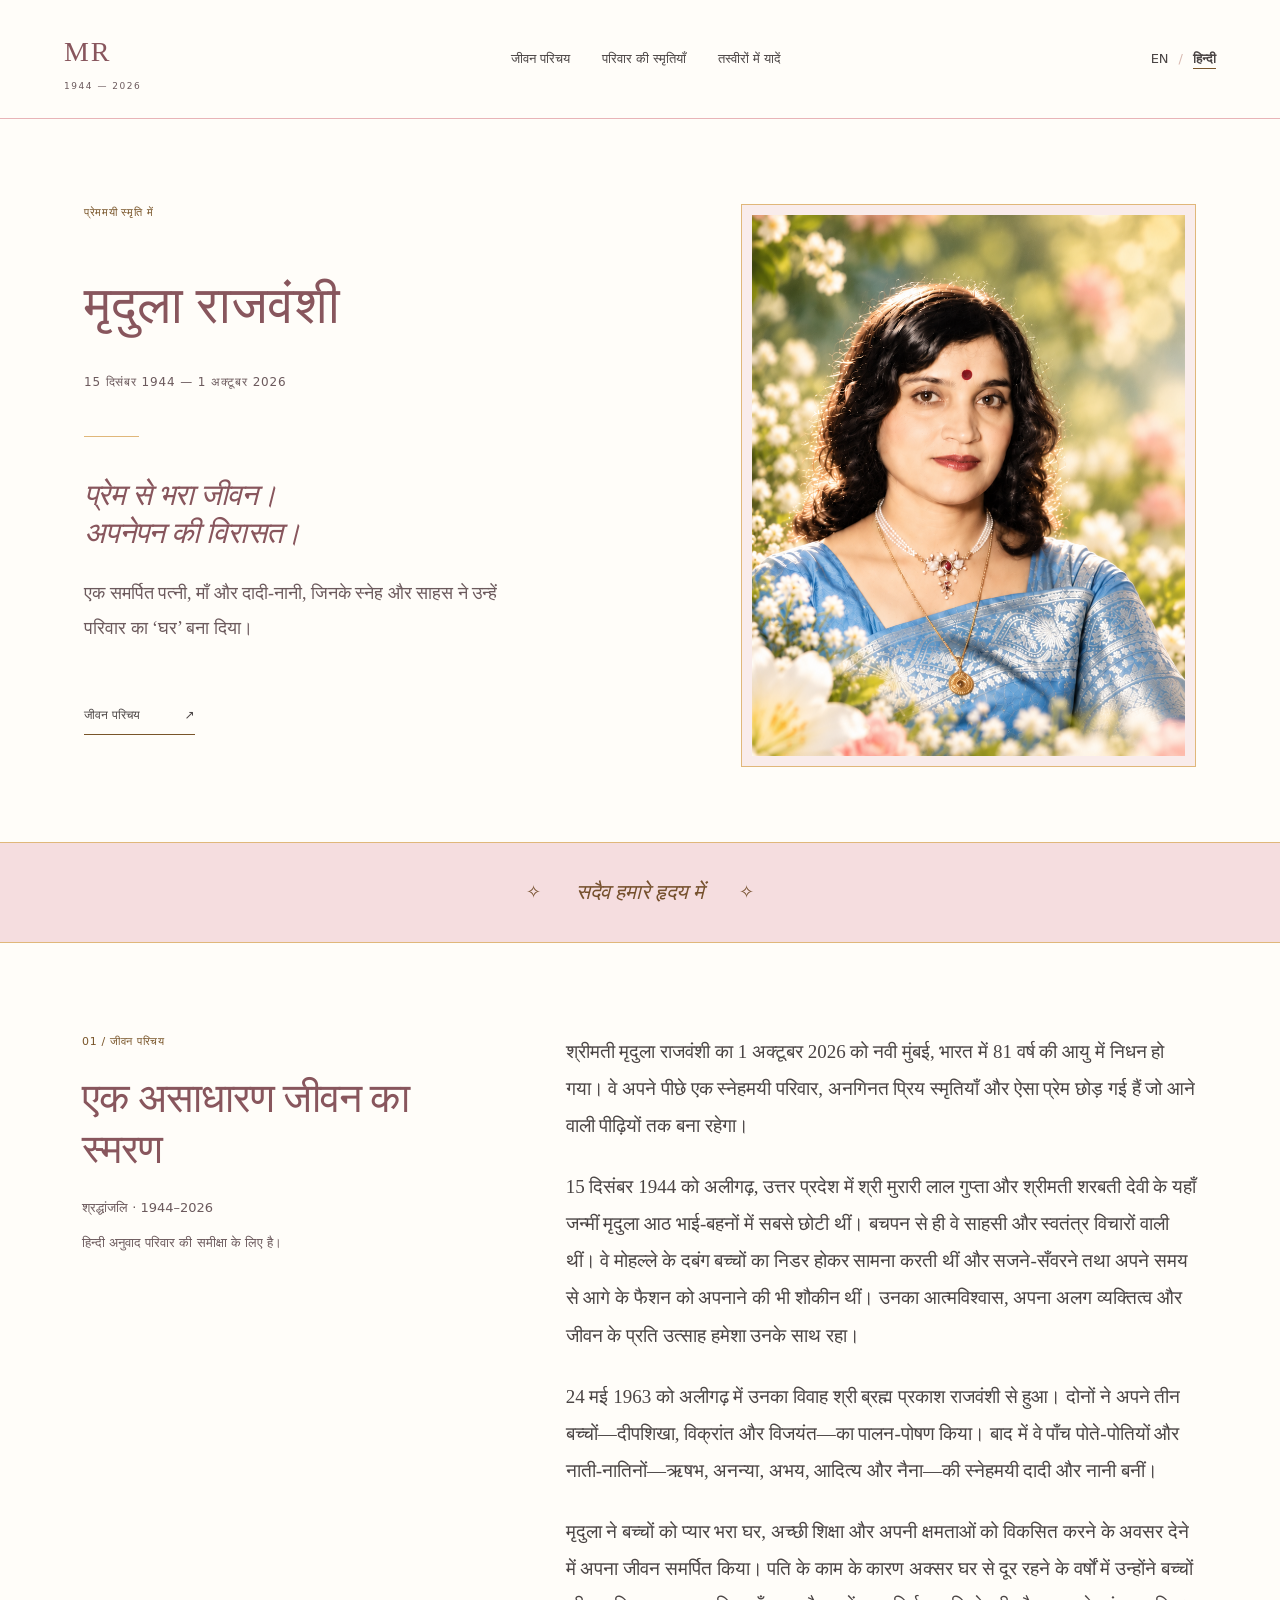
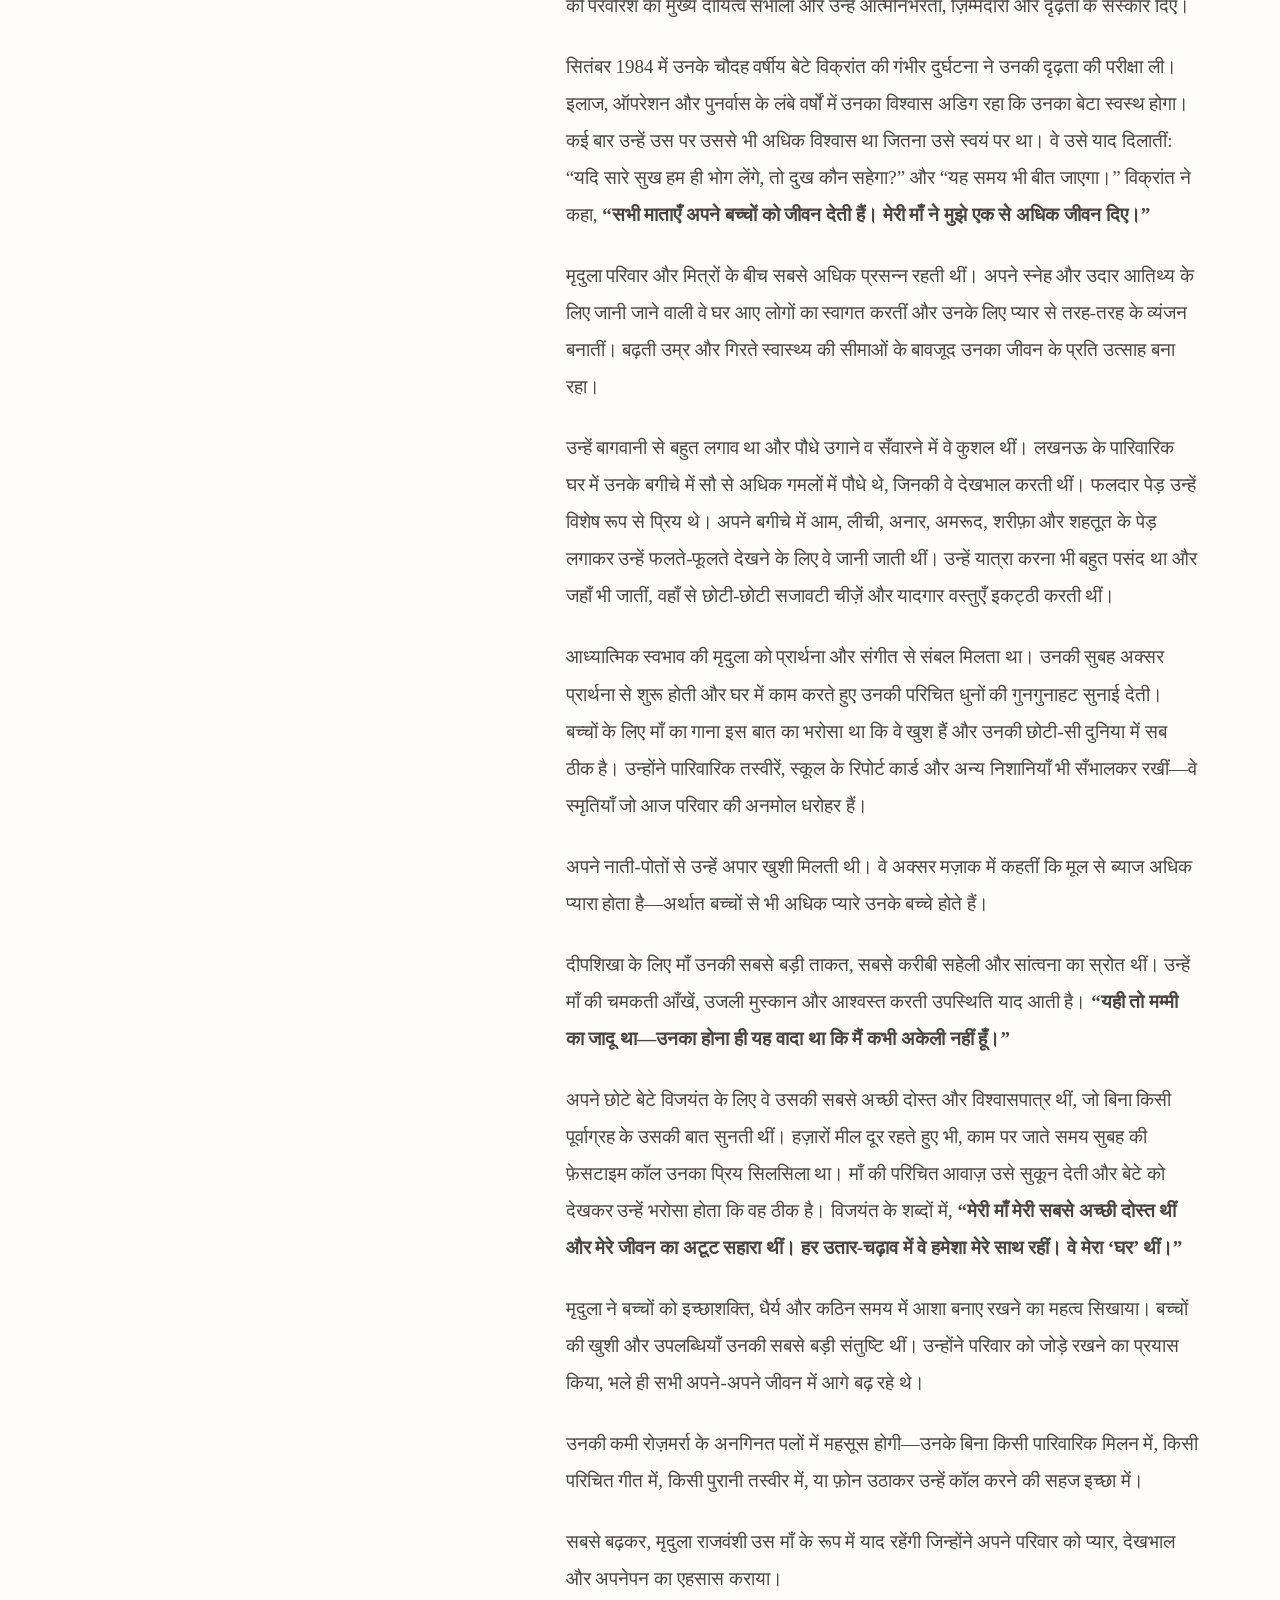
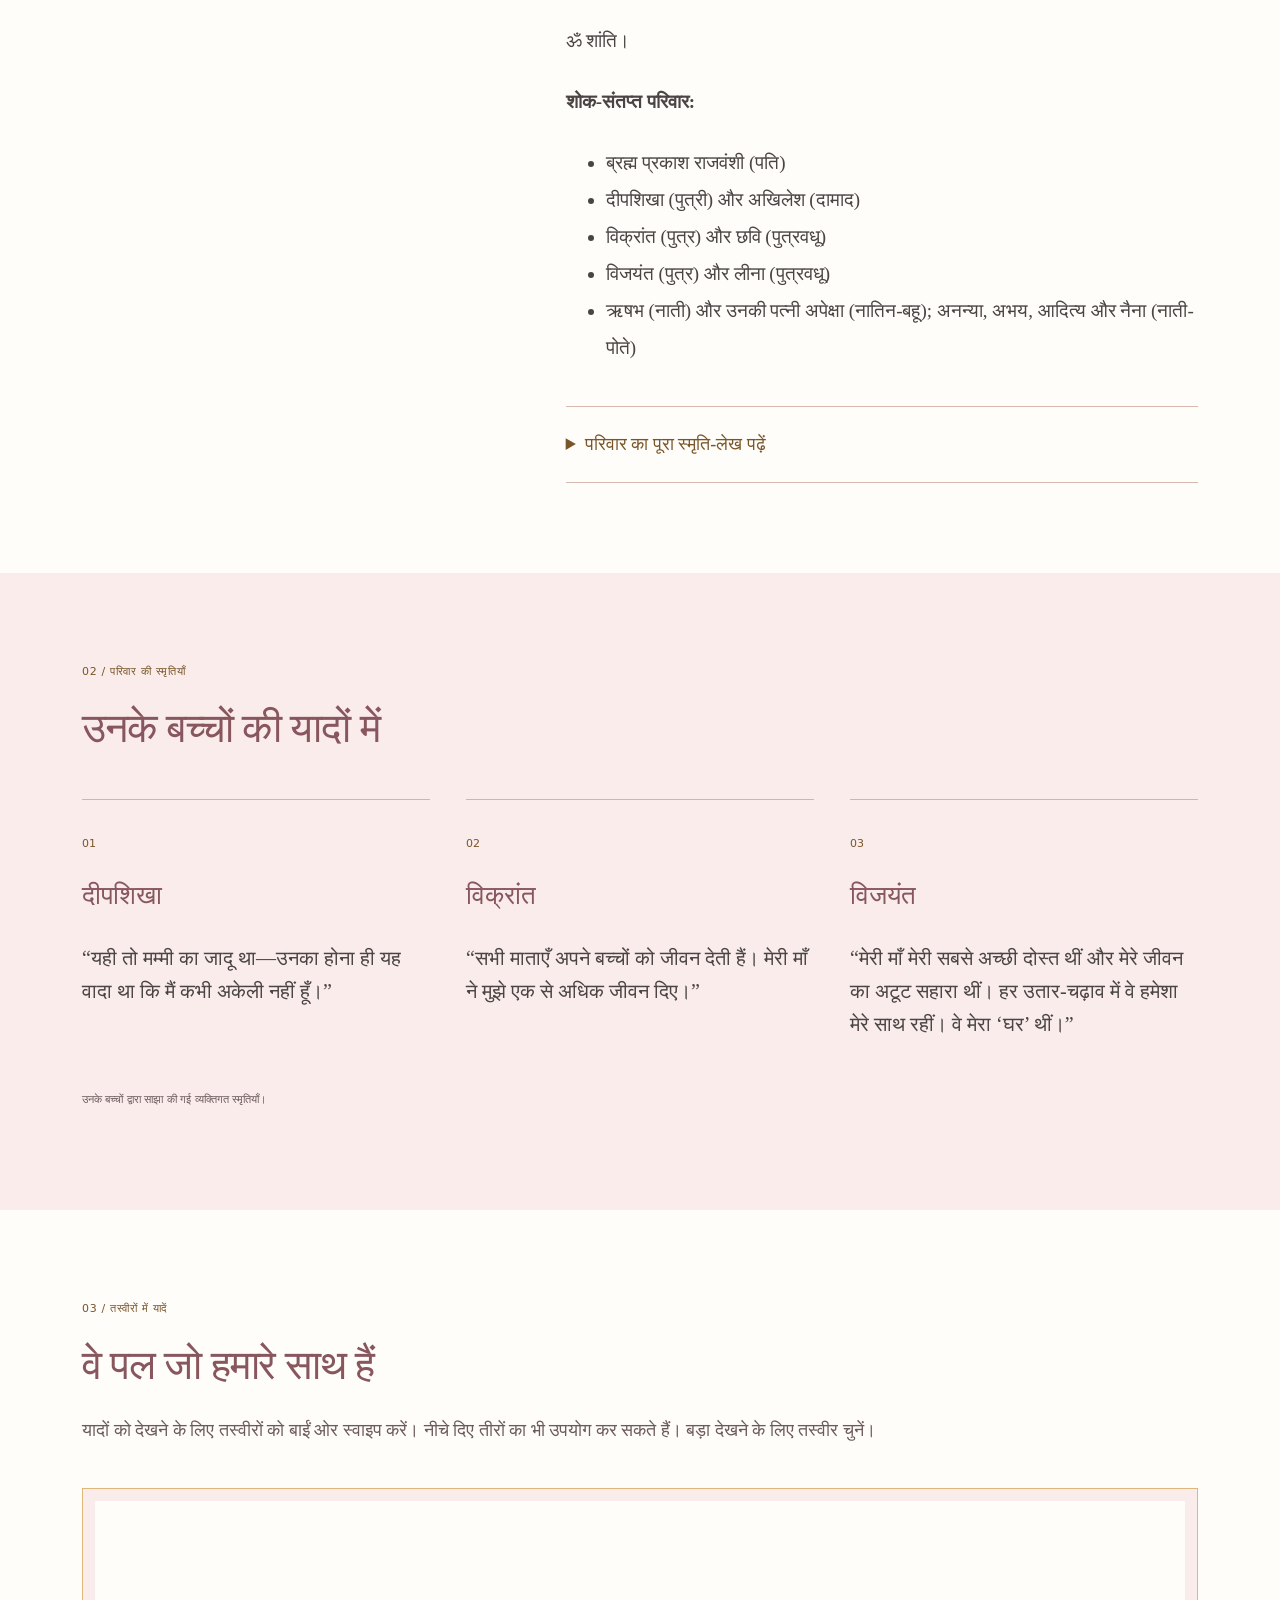
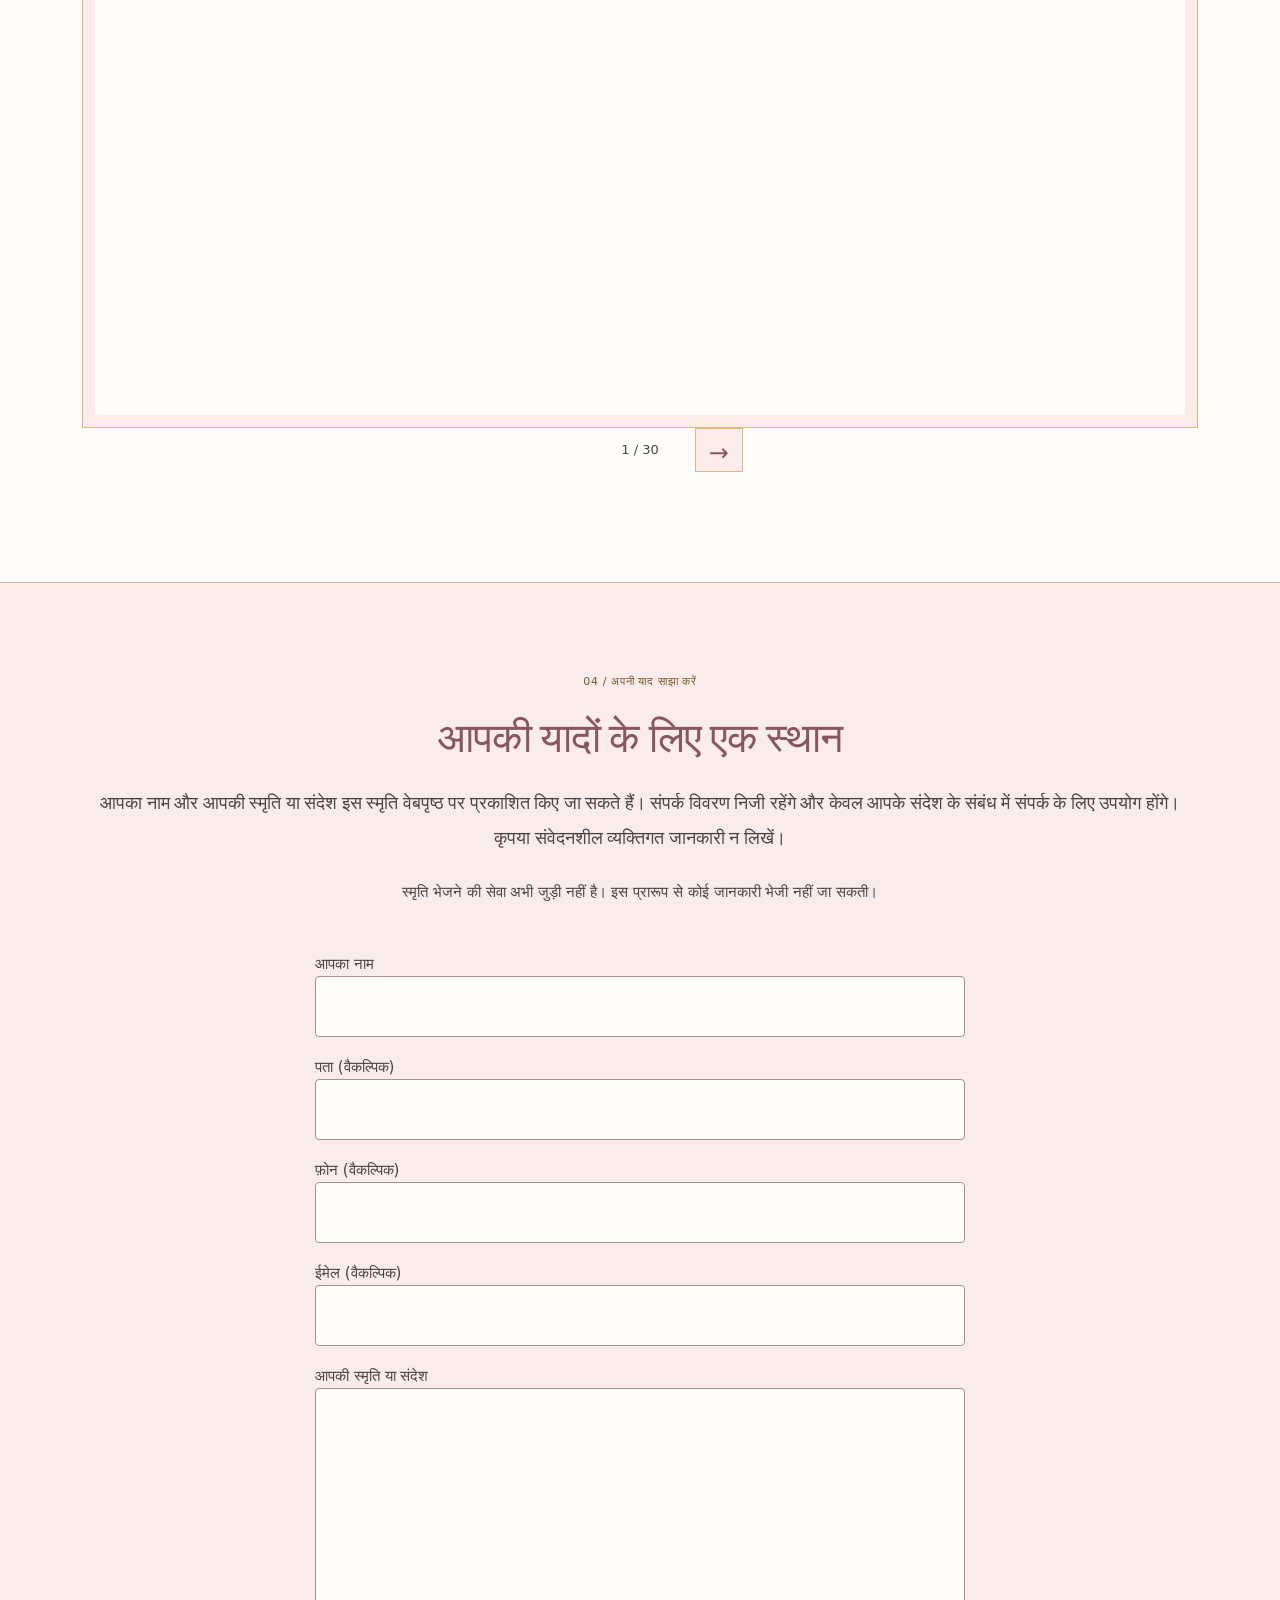
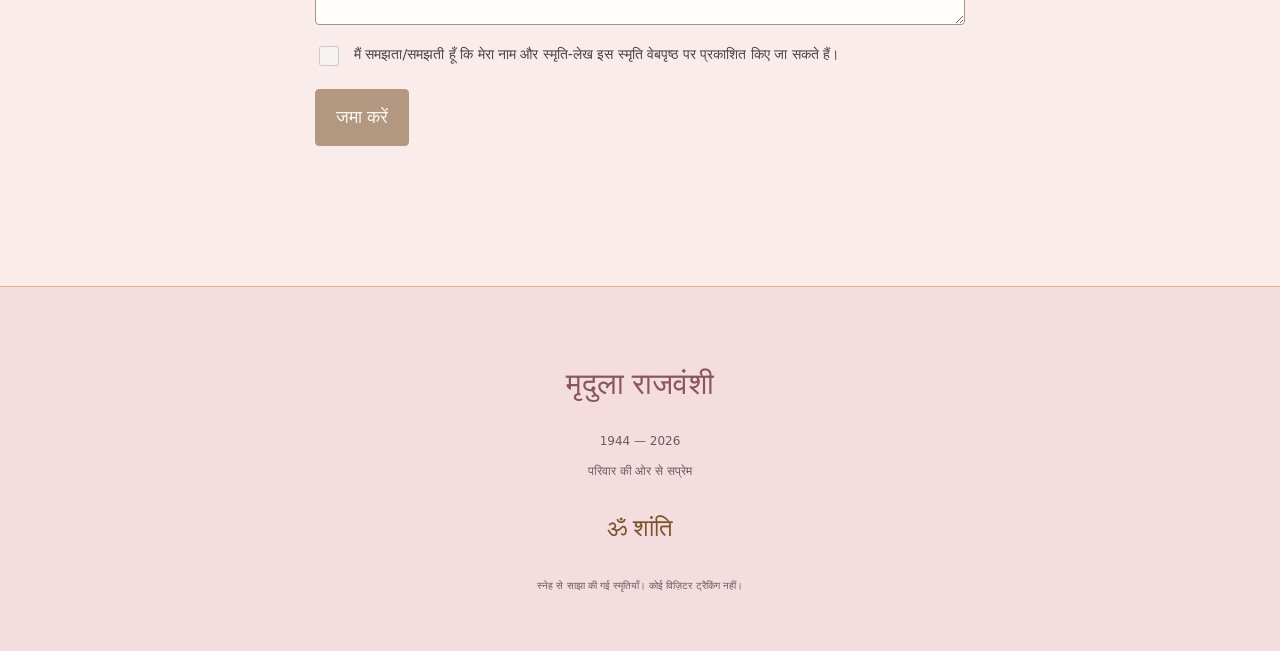
<file: hi.html>
<!doctype html>
<html lang="hi"><head><meta charset="utf-8"><meta name="viewport" content="width=device-width, initial-scale=1"><title>मृदुला राजवंशी | प्रेममयी स्मृति में · 1944–2026</title><meta name="description" content="एक समर्पित पत्नी, माँ और दादी-नानी, जिनके स्नेह और साहस ने उन्हें परिवार का ‘घर’ बना दिया।"><meta name="robots" content="index, follow"><meta property="og:title" content="मृदुला राजवंशी · 1944–2026"><meta property="og:description" content="एक समर्पित पत्नी, माँ और दादी-नानी, जिनके स्नेह और साहस ने उन्हें परिवार का ‘घर’ बना दिया।"><meta property="og:type" content="website"><meta property="og:locale" content="hi_IN"><meta name="referrer" content="no-referrer"><meta http-equiv="Content-Security-Policy" content="default-src 'self'; img-src 'self'; style-src 'self'; script-src 'self'; connect-src 'self' https://mridula-memories.vbprajvanshi.workers.dev; form-action 'none'; base-uri 'none'; object-src 'none'"><link rel="stylesheet" href="styles.css"><!-- publication metadata --><link rel="canonical" href="https://vbprajvanshi-crypto.github.io/mridula-rajvanshi/hi.html"><meta property="og:url" content="https://vbprajvanshi-crypto.github.io/mridula-rajvanshi/hi.html"><link rel="alternate" hreflang="en" href="https://vbprajvanshi-crypto.github.io/mridula-rajvanshi/"><link rel="alternate" hreflang="hi" href="https://vbprajvanshi-crypto.github.io/mridula-rajvanshi/hi.html"><link rel="alternate" hreflang="x-default" href="https://vbprajvanshi-crypto.github.io/mridula-rajvanshi/"><!-- /publication metadata --></head>
<body><a class="skip" href="#main">मुख्य सामग्री पर जाएँ</a><header><a class="brand" href="#">MR <span>1944 — 2026</span></a><nav aria-label="मुख्य नेविगेशन"><a href="#life">जीवन परिचय</a><a href="#tributes">परिवार की स्मृतियाँ</a><a href="#gallery">तस्वीरों में यादें</a></nav><div class="languages" aria-label="Language"><a href="index.html" lang="en" >EN</a><span>/</span><a href="hi.html" lang="hi" aria-current="page">हिन्दी</a></div></header>
<main id="main"><section class="hero"><div class="hero-copy"><p class="eyebrow">प्रेममयी स्मृति में</p><h1>मृदुला राजवंशी</h1><p class="dates">15 दिसंबर 1944 — 1 अक्टूबर 2026</p><div class="rule"></div><h2>प्रेम से भरा जीवन।<br>अपनेपन की विरासत।</h2><p class="intro">एक समर्पित पत्नी, माँ और दादी-नानी, जिनके स्नेह और साहस ने उन्हें परिवार का ‘घर’ बना दिया।</p><a class="text-link" href="#life">जीवन परिचय <span aria-hidden="true">↗</span></a></div><figure class="portrait"><img src="portrait.png" width="850" height="1850" alt="फूलों के बीच नीली साड़ी में श्रीमती मृदुला राजवंशी का चित्र।" fetchpriority="high"></figure></section>
<div class="dedication"><span aria-hidden="true">✧</span><p>सदैव हमारे हृदय में</p><span aria-hidden="true">✧</span></div>
<section id="life" class="story section"><div class="section-head"><p class="eyebrow">01 / जीवन परिचय</p><h2>एक असाधारण जीवन का स्मरण</h2><p>श्रद्धांजलि · 1944–2026</p><p class="review">हिन्दी अनुवाद परिवार की समीक्षा के लिए है।</p></div><div class="prose"><p>श्रीमती मृदुला राजवंशी का 1 अक्टूबर 2026 को नवी मुंबई, भारत में 81 वर्ष की आयु में निधन हो गया। वे अपने पीछे एक स्नेहमयी परिवार, अनगिनत प्रिय स्मृतियाँ और ऐसा प्रेम छोड़ गई हैं जो आने वाली पीढ़ियों तक बना रहेगा।</p>
<p>15 दिसंबर 1944 को अलीगढ़, उत्तर प्रदेश में श्री मुरारी लाल गुप्ता और श्रीमती शरबती देवी के यहाँ जन्मीं मृदुला आठ भाई-बहनों में सबसे छोटी थीं। बचपन से ही वे साहसी और स्वतंत्र विचारों वाली थीं। वे मोहल्ले के दबंग बच्चों का निडर होकर सामना करती थीं और सजने-सँवरने तथा अपने समय से आगे के फैशन को अपनाने की भी शौकीन थीं। उनका आत्मविश्वास, अपना अलग व्यक्तित्व और जीवन के प्रति उत्साह हमेशा उनके साथ रहा।</p>
<p>24 मई 1963 को अलीगढ़ में उनका विवाह श्री ब्रह्म प्रकाश राजवंशी से हुआ। दोनों ने अपने तीन बच्चों—दीपशिखा, विक्रांत और विजयंत—का पालन-पोषण किया। बाद में वे पाँच पोते-पोतियों और नाती-नातिनों—ऋषभ, अनन्या, अभय, आदित्य और नैना—की स्नेहमयी दादी और नानी बनीं।</p>
<p>मृदुला ने बच्चों को प्यार भरा घर, अच्छी शिक्षा और अपनी क्षमताओं को विकसित करने के अवसर देने में अपना जीवन समर्पित किया। पति के काम के कारण अक्सर घर से दूर रहने के वर्षों में उन्होंने बच्चों की परवरिश का मुख्य दायित्व सँभाला और उन्हें आत्मनिर्भरता, ज़िम्मेदारी और दृढ़ता के संस्कार दिए।</p>
<p>सितंबर 1984 में उनके चौदह वर्षीय बेटे विक्रांत की गंभीर दुर्घटना ने उनकी दृढ़ता की परीक्षा ली। इलाज, ऑपरेशन और पुनर्वास के लंबे वर्षों में उनका विश्वास अडिग रहा कि उनका बेटा स्वस्थ होगा। कई बार उन्हें उस पर उससे भी अधिक विश्वास था जितना उसे स्वयं पर था। वे उसे याद दिलातीं: “यदि सारे सुख हम ही भोग लेंगे, तो दुख कौन सहेगा?” और “यह समय भी बीत जाएगा।” विक्रांत ने कहा, <strong>“सभी माताएँ अपने बच्चों को जीवन देती हैं। मेरी माँ ने मुझे एक से अधिक जीवन दिए।”</strong></p>
<p>मृदुला परिवार और मित्रों के बीच सबसे अधिक प्रसन्न रहती थीं। अपने स्नेह और उदार आतिथ्य के लिए जानी जाने वाली वे घर आए लोगों का स्वागत करतीं और उनके लिए प्यार से तरह-तरह के व्यंजन बनातीं। बढ़ती उम्र और गिरते स्वास्थ्य की सीमाओं के बावजूद उनका जीवन के प्रति उत्साह बना रहा।</p>
<p>उन्हें बागवानी से बहुत लगाव था और पौधे उगाने व सँवारने में वे कुशल थीं। लखनऊ के पारिवारिक घर में उनके बगीचे में सौ से अधिक गमलों में पौधे थे, जिनकी वे देखभाल करती थीं। फलदार पेड़ उन्हें विशेष रूप से प्रिय थे। अपने बगीचे में आम, लीची, अनार, अमरूद, शरीफ़ा और शहतूत के पेड़ लगाकर उन्हें फलते-फूलते देखने के लिए वे जानी जाती थीं। उन्हें यात्रा करना भी बहुत पसंद था और जहाँ भी जातीं, वहाँ से छोटी-छोटी सजावटी चीज़ें और यादगार वस्तुएँ इकट्ठी करती थीं।</p>
<p>आध्यात्मिक स्वभाव की मृदुला को प्रार्थना और संगीत से संबल मिलता था। उनकी सुबह अक्सर प्रार्थना से शुरू होती और घर में काम करते हुए उनकी परिचित धुनों की गुनगुनाहट सुनाई देती। बच्चों के लिए माँ का गाना इस बात का भरोसा था कि वे खुश हैं और उनकी छोटी-सी दुनिया में सब ठीक है। उन्होंने पारिवारिक तस्वीरें, स्कूल के रिपोर्ट कार्ड और अन्य निशानियाँ भी सँभालकर रखीं—वे स्मृतियाँ जो आज परिवार की अनमोल धरोहर हैं।</p>
<p>अपने नाती-पोतों से उन्हें अपार खुशी मिलती थी। वे अक्सर मज़ाक में कहतीं कि मूल से ब्याज अधिक प्यारा होता है—अर्थात बच्चों से भी अधिक प्यारे उनके बच्चे होते हैं।</p>
<p>दीपशिखा के लिए माँ उनकी सबसे बड़ी ताकत, सबसे करीबी सहेली और सांत्वना का स्रोत थीं। उन्हें माँ की चमकती आँखें, उजली मुस्कान और आश्वस्त करती उपस्थिति याद आती है। <strong>“यही तो मम्मी का जादू था—उनका होना ही यह वादा था कि मैं कभी अकेली नहीं हूँ।”</strong></p>
<p>अपने छोटे बेटे विजयंत के लिए वे उसकी सबसे अच्छी दोस्त और विश्वासपात्र थीं, जो बिना किसी पूर्वाग्रह के उसकी बात सुनती थीं। हज़ारों मील दूर रहते हुए भी, काम पर जाते समय सुबह की फ़ेसटाइम कॉल उनका प्रिय सिलसिला था। माँ की परिचित आवाज़ उसे सुकून देती और बेटे को देखकर उन्हें भरोसा होता कि वह ठीक है। विजयंत के शब्दों में, <strong>“मेरी माँ मेरी सबसे अच्छी दोस्त थीं और मेरे जीवन का अटूट सहारा थीं। हर उतार-चढ़ाव में वे हमेशा मेरे साथ रहीं। वे मेरा ‘घर’ थीं।”</strong></p>
<p>मृदुला ने बच्चों को इच्छाशक्ति, धैर्य और कठिन समय में आशा बनाए रखने का महत्व सिखाया। बच्चों की खुशी और उपलब्धियाँ उनकी सबसे बड़ी संतुष्टि थीं। उन्होंने परिवार को जोड़े रखने का प्रयास किया, भले ही सभी अपने-अपने जीवन में आगे बढ़ रहे थे।</p>
<p>उनकी कमी रोज़मर्रा के अनगिनत पलों में महसूस होगी—उनके बिना किसी पारिवारिक मिलन में, किसी परिचित गीत में, किसी पुरानी तस्वीर में, या फ़ोन उठाकर उन्हें कॉल करने की सहज इच्छा में।</p>
<p>सबसे बढ़कर, मृदुला राजवंशी उस माँ के रूप में याद रहेंगी जिन्होंने अपने परिवार को प्यार, देखभाल और अपनेपन का एहसास कराया।</p>
<p>ॐ शांति।</p><div class="family-list"><p><strong>शोक-संतप्त परिवार:</strong></p><ul><li>ब्रह्म प्रकाश राजवंशी (पति)</li><li>दीपशिखा (पुत्री) और अखिलेश (दामाद)</li><li>विक्रांत (पुत्र) और छवि (पुत्रवधू)</li><li>विजयंत (पुत्र) और लीना (पुत्रवधू)</li><li>ऋषभ (नाती) और उनकी पत्नी अपेक्षा (नातिन-बहू); अनन्या, अभय, आदित्य और नैना (नाती-पोते)</li></ul></div><details id="remembrance"><summary>परिवार का पूरा स्मृति-लेख पढ़ें</summary><div class="long-story"><h3>परिवार का स्मृति-लेख</h3><p>15 दिसंबर 1944 – 1 अक्टूबर 2026</p>
<p>एक समर्पित पत्नी, माँ और दादी-नानी की प्रेममयी स्मृति में, जिनके स्नेह, साहस और जीवन के प्रति प्रेम ने हर परिचित के मन को छुआ।</p>
<p>श्रीमती मृदुला राजवंशी का 1 अक्टूबर 2026 को नवी मुंबई, भारत में 81 वर्ष की आयु में निधन हो गया। वे अपने पीछे स्नेहमयी परिवार, जीवन भर की प्रिय स्मृतियाँ और पीढ़ियों तक बने रहने वाला प्रेम छोड़ गई हैं।</p>
<p>15 दिसंबर 1944 को अलीगढ़, उत्तर प्रदेश में श्री मुरारी लाल गुप्ता और श्रीमती शरबती देवी के यहाँ जन्मीं मृदुला आठ भाई-बहनों में सबसे छोटी थीं—उनके तीन भाई और चार बहनें थीं। बड़े परिवार में पली-बढ़ीं मृदुला बचपन से ही स्वतंत्र और उत्साही थीं। वे मोहल्ले के दबंग बच्चों का सामना करने और अपने या दूसरों के लिए खड़े होने से नहीं हिचकती थीं। उन्हें सजना-सँवरना और अपने समय से आगे के फैशन अपनाना भी पसंद था। उनका आत्मविश्वास और जीवन के प्रति उत्साह छोटी उम्र से ही दिखाई देता था।</p>
<p>24 मई 1963 को अलीगढ़ में उनका विवाह श्री ब्रह्म प्रकाश राजवंशी से हुआ। उन्होंने तीन बच्चों—1965 में जन्मी दीपशिखा, 1970 में जन्मे विक्रांत और 1979 में जन्मे विजयंत—को पाला। वे ऋषभ, अनन्या, अभय, आदित्य और नैना की गर्वित और स्नेहमयी दादी-नानी बनीं।</p>
<p>मृदुला ने बच्चों को सुरक्षित, सुखद और प्यार भरा घर देने में अपना जीवन लगाया। जब पति का काम उन्हें अक्सर घर से दूर रखता था, तब घर चलाने और बच्चों को पालने की मुख्य ज़िम्मेदारी उन्होंने सँभाली। वे चाहती थीं कि बच्चों को अच्छी शिक्षा और अपनी रुचियों व क्षमताओं को विकसित करने के अवसर मिलें। वे शिक्षा, सोच-समझकर खर्च करने, ज़िम्मेदारी निभाने और अपने पैरों पर खड़े होने को महत्व देती थीं।</p>
<p>सितंबर 1984 में चौदह वर्षीय विक्रांत की गंभीर दुर्घटना ने उनकी दृढ़ता की परीक्षा ली। इसके बाद इलाज, ऑपरेशन, पुनर्वास और बार-बार कठिनाइयों के वर्ष आए। फिर भी उनका विश्वास अटल रहा कि उनका बेटा इन चुनौतियों को पार करेगा। जब भी वह संघर्ष करता, वे उसे आगे बढ़ने का साहस देतीं—अक्सर उसे स्वयं से अधिक उन पर उसका भरोसा मिलता। वे कहतीं, “यदि सारे सुख हम ही भोग लेंगे, तो दुख कौन सहेगा?” और “यह समय भी बीत जाएगा।” कठिन दिनों में ये बातें उसके मार्गदर्शक सिद्धांत बनीं।</p>
<p>विक्रांत ने माँ के समर्पण को इन शब्दों में व्यक्त किया: <strong>“सभी माताएँ अपने बच्चों को जीवन देती हैं। मेरी माँ ने मुझे एक से अधिक जीवन दिए।”</strong> बचपन और किशोरावस्था में कई जानलेवा परिस्थितियों से गुज़रने के कारण वह उसे सुरक्षित रखने की उनकी दृढ़ता को गहराई से समझता था। इन अनुभवों ने उनके बीच विशेष निकटता बनाई। वे जीवन भर उसके प्रति सुरक्षात्मक रहीं और तीनों बच्चों की गहरी चिंता करती रहीं।</p>
<p>परिवार के लिए मृदुला रोज़मर्रा के जीवन का केंद्र थीं। बच्चे बड़े हुए, उनके अपने परिवार बने, पर उनका प्रेम और चिंता नहीं बदले। बच्चों को खुश और स्वस्थ जानकर उन्हें शांति मिलती। करियर, ज़िम्मेदारियों और दूरी के बावजूद वे परिवार को जुड़ा हुआ देखना चाहती थीं। सबके साथ होने पर वे सबसे अधिक प्रसन्न होती थीं।</p>
<p>उनका स्नेह निकट परिवार से आगे रिश्तेदारों और मित्रों तक फैला था। वे अपनी उदारता और आतिथ्य के लिए जानी जाती थीं। उनका घर सबके लिए खुला था। वे मेहमानों के लिए विस्तार से भोजन बनातीं और यह सुनिश्चित करतीं कि सभी अच्छी तरह खाएँ और सहज रहें। भोजन उनका प्रेम जताने का एक तरीका था।</p>
<p>उन्हें लोगों की संगति, पारिवारिक मिलन, उत्सव, अच्छा भोजन और रोज़मर्रा की छोटी खुशियाँ प्रिय थीं। उम्र और स्वास्थ्य की सीमाओं के बीच भी सुंदर कपड़े पहनने और जीवन का आनंद लेने में उनकी रुचि बनी रही। लोग उनके उत्साह, उदारता और कठिन परिस्थितियों में भी प्रसन्न रहने की क्षमता की सराहना करते थे।</p>
<p>उन्हें बागवानी से बहुत लगाव था और पौधे उगाने व सँवारने में वे कुशल थीं। लखनऊ के पारिवारिक घर में उनके बगीचे में सौ से अधिक गमलों में पौधे थे, जिनकी वे देखभाल करती थीं। फलदार पेड़ उन्हें विशेष रूप से प्रिय थे। अपने बगीचे में आम, लीची, अनार, अमरूद, शरीफ़ा और शहतूत के पेड़ लगाकर उन्हें फलते-फूलते देखने के लिए वे जानी जाती थीं। उन्हें यात्रा करना भी बहुत पसंद था और जहाँ भी जातीं, वहाँ से छोटी-छोटी सजावटी चीज़ें और यादगार वस्तुएँ इकट्ठी करती थीं।</p>
<p>पारिवारिक मामलों में वे व्यावहारिक और विचारशील थीं। वे भविष्य की कठिनाइयों के लिए बचत करने और ज़रूरी चीज़ों को सँभालकर रखने में विश्वास रखती थीं। उनके सामान में बच्चों के जन्म की सूचनाएँ, शादी के निमंत्रण, स्कूल के रिपोर्ट कार्ड, कक्षा की तस्वीरें और दूसरी निशानियाँ व्यवस्थित मिलीं। दशकों में खो सकने वाले कागज़ भी उन्होंने बड़ी सावधानी से रखे थे। ये संग्रह उस माँ की कहानी कहते हैं जिसने बच्चों के जीवन को अनमोल माना और चुपचाप उनकी स्मृतियाँ सुरक्षित रखीं।</p>
<p>आस्था उनके जीवन का स्थायी आधार थी। वे एक उच्च शक्ति में विश्वास रखतीं और प्रार्थना व संगीत से सांत्वना पाती थीं। सुबह अक्सर प्रार्थना करतीं और घर में अपने दैनिक काम करते हुए परिचित धुन गुनगुनातीं। बच्चों के लिए माँ का गाना एक आश्वासन था—माँ खुश हैं, जीवन अपनी लय में है और उनकी छोटी-सी दुनिया में सब ठीक है।</p>
<p>नाती-पोतों के आने से उन्हें अपार खुशी मिली। वे उनकी संगति का आनंद लेतीं, उनके जीवन में रुचि रखतीं और उनकी उपलब्धियों पर गर्व करतीं। वे अक्सर मज़ाक में कहतीं कि मूल से ब्याज अधिक प्यारा होता है। उनके लिए इस कहावत में बहुत सच्चाई थी। नाती-पोतों का उनके हृदय में विशेष स्थान था और वे अपना स्नेह खुलकर जताती थीं।</p>
<p>दीपशिखा के लिए माँ जीवन भर ताकत, सांत्वना और प्रेरणा का स्रोत थीं। वे उनकी सबसे करीबी सहेली और विश्वासपात्र थीं; उनके होने से जीवन की अनिश्चितताएँ कम डरावनी लगतीं। दीपशिखा को उनकी चमकती आँखें, उजली मुस्कान और पास होने का आश्वासन याद है। कैसी भी कठिनाई हो, माँ के होने से भरोसा रहता कि सब ठीक हो जाएगा। वे उनकी सुंदरता, समझदारी, दयालुता और आंतरिक शक्ति को सराहती थीं और उन्हें अपना आदर्श मानती थीं। उनके शब्दों में, <strong>“यही तो मम्मी का जादू था—उनका होना ही यह वादा था कि मैं कभी अकेली नहीं हूँ।”</strong></p>
<p>विजयंत के लिए माँ सबसे करीबी मित्र और विश्वासपात्र भी थीं। उनका रिश्ता खुलेपन और आपसी समझ का था। वह निश्चिंत होकर अपनी बात कह सकता था; वे बिना किसी पूर्वाग्रह के सुनतीं, ज़रूरत पर सलाह देतीं और समझदारी की बात कहतीं। माँ भारत में और विजयंत अमेरिका में रहते थे, पर उनकी दिनचर्या दूरी को पाटती थी। हर सुबह काम पर निकलते हुए वह उन्हें फ़ेसटाइम पर कॉल करता। वे उसे देख पातीं, जबकि उसका ध्यान सड़क पर रहता, और वह उनकी परिचित आवाज़ सुनता। बातें अक्सर साधारण होतीं, पर दोनों को सुकून देतीं। माँ की आवाज़ से उसका दिन शांतिपूर्वक शुरू होता और बेटे को देखकर उन्हें भरोसा होता कि वह ठीक है। विजयंत के शब्दों में, <strong>“मेरी माँ मेरी सबसे अच्छी दोस्त थीं और मेरे जीवन का अटूट सहारा थीं। हर उतार-चढ़ाव में वे हमेशा मेरे साथ रहीं। वे मेरा ‘घर’ थीं।”</strong></p>
<p>मृदुला ने बच्चों को इच्छाशक्ति और यह विश्वास दिया कि कितना भी कठिन समय हो, वह अंततः बीत जाएगा। वे दृढ़ता, धैर्य और सकारात्मक दृष्टि से विपत्ति का सामना करना सिखाती थीं। यह केवल सलाह नहीं थी—वे स्वयं ऐसे ही जीती थीं। बच्चों ने उन्हें कठिनाइयों का सामना अक्सर मुस्कान के साथ करते देखा और उनसे सीखा। विक्रांत के अनुसार, बच्चे केवल उनसे प्रेम ही नहीं करते थे; उनकी शक्ति और उनसे मिले साहस के कारण उनके प्रति गहरा आदर भी रखते थे।</p>
<p>वे बच्चों और उनकी उपलब्धियों को अपना सबसे बड़ा गर्व मानती थीं। उन्हें बच्चों को आत्मनिर्भर बनते, अपना परिवार बसाते और सार्थक जीवन जीते देखकर संतोष मिलता था। बच्चों की खुशी और उनका एक-दूसरे के साथ बने रहना उनके लिए बहुत महत्वपूर्ण था।</p>
<p>उनके जाने से निकटजनों के जीवन में गहरा खालीपन आया है। छह दशकों से अधिक समय तक वे परिवार की निरंतर उपस्थिति रहीं—जन्मदिन और वर्षगाँठ याद रखना, सबके स्वास्थ्य और खुशी की चिंता करना, पसंद का भोजन बनाना, सलाह देना और किसी को भुलाया हुआ महसूस न होने देना। उनका प्रेम शब्दों जितना ही इन साधारण कामों में दिखाई देता था।</p>
<p>उनके बच्चे और नाती-पोते उन्हें उनकी कहानियों, बनाए भोजन, गाए गीतों, निभाई परंपराओं और उन छोटे-छोटे स्नेहपूर्ण व्यवहारों में याद करेंगे जिनसे हर किसी को प्रिय होने का एहसास हुआ।</p>
<p>कुछ पलों में उनकी कमी विशेष रूप से कष्ट देगी—उनके बिना पारिवारिक मिलन में, किसी अचानक याद जगा देने वाली तस्वीर में, उनकी गुनगुनाई परिचित धुन में, या सुबह काम पर जाते हुए उन्हें कॉल करने की इच्छा में, जबकि अब वे जवाब नहीं दे सकतीं।</p>
<p>मृदुला राजवंशी ने साहस, उदारता, आस्था और परिवार के प्रति गहरे प्रेम के साथ जीवन जिया। अपनों की खुशी में उन्होंने अपनी खुशी पाई और उनका जीवन बेहतर बनाने में स्वयं को समर्पित किया।</p>
<p>सबसे बढ़कर, वे उस माँ के रूप में याद रहेंगी जिन्होंने अपने परिवार को प्यार, देखभाल और अपनेपन का एहसास कराया।</p>
<p>वे बहुत प्रिय हैं, उनकी कमी गहराई से महसूस होती है, और वे हमेशा उस परिवार का हिस्सा रहेंगी जिसे उन्होंने इतना प्यार दिया।</p>
<p>ॐ शांति।</p><div class="family-list"><p><strong>शोक-संतप्त परिवार:</strong></p><ul><li>ब्रह्म प्रकाश राजवंशी (पति)</li><li>दीपशिखा (पुत्री) और अखिलेश (दामाद)</li><li>विक्रांत (पुत्र) और छवि (पुत्रवधू)</li><li>विजयंत (पुत्र) और लीना (पुत्रवधू)</li><li>ऋषभ (नाती) और उनकी पत्नी अपेक्षा (नातिन-बहू); अनन्या, अभय, आदित्य और नैना (नाती-पोते)</li></ul></div></div></details></div></section>
<section id="tributes" class="section tributes"><p class="eyebrow">02 / परिवार की स्मृतियाँ</p><h2>उनके बच्चों की यादों में</h2><div class="tribute-grid"><article><span class="number">01</span><h3>दीपशिखा</h3><p>“यही तो मम्मी का जादू था—उनका होना ही यह वादा था कि मैं कभी अकेली नहीं हूँ।”</p></article><article><span class="number">02</span><h3>विक्रांत</h3><p>“सभी माताएँ अपने बच्चों को जीवन देती हैं। मेरी माँ ने मुझे एक से अधिक जीवन दिए।”</p></article><article><span class="number">03</span><h3>विजयंत</h3><p>“मेरी माँ मेरी सबसे अच्छी दोस्त थीं और मेरे जीवन का अटूट सहारा थीं। हर उतार-चढ़ाव में वे हमेशा मेरे साथ रहीं। वे मेरा ‘घर’ थीं।”</p></article></div><p class="caption">उनके बच्चों द्वारा साझा की गई व्यक्तिगत स्मृतियाँ।</p></section>
<section id="gallery" class="section gallery"><p class="eyebrow">03 / तस्वीरों में यादें</p><h2>वे पल जो हमारे साथ हैं</h2><p id="gallery-help">यादों को देखने के लिए तस्वीरों को बाईं ओर स्वाइप करें। नीचे दिए तीरों का भी उपयोग कर सकते हैं। बड़ा देखने के लिए तस्वीर चुनें।</p><div class="gallery-flipper" role="region" aria-label="वे पल जो हमारे साथ हैं" aria-describedby="gallery-help" tabindex="0"><figure class="memory-photo" id="memory-1" role="group" aria-label="1 / 30"><a href="memory-28.jpg" aria-label="एक परिचित मुस्कान"><img src="memory-28.jpg" alt="एक परिचित मुस्कान" width="738" height="738" loading="lazy" decoding="async"></a><nav class="photo-controls" aria-label="तस्वीर नेविगेशन"><span></span><span>1 / 30</span><a href="#memory-2" aria-label="अगली तस्वीर">→</a></nav></figure><figure class="memory-photo" id="memory-2" role="group" aria-label="2 / 30"><a href="memory-01.jpg" aria-label="युवावस्था का एक चित्र"><img src="memory-01.jpg" alt="युवावस्था का एक चित्र" width="590" height="882" loading="lazy" decoding="async"></a><nav class="photo-controls" aria-label="तस्वीर नेविगेशन"><a href="#memory-1" aria-label="पिछली तस्वीर">←</a><span>2 / 30</span><a href="#memory-3" aria-label="अगली तस्वीर">→</a></nav></figure><figure class="memory-photo" id="memory-3" role="group" aria-label="3 / 30"><a href="memory-02.jpg" aria-label="विवाह के लिए तैयार"><img src="memory-02.jpg" alt="विवाह के लिए तैयार" width="303" height="298" loading="lazy" decoding="async"></a><nav class="photo-controls" aria-label="तस्वीर नेविगेशन"><a href="#memory-2" aria-label="पिछली तस्वीर">←</a><span>3 / 30</span><a href="#memory-4" aria-label="अगली तस्वीर">→</a></nav></figure><figure class="memory-photo" id="memory-4" role="group" aria-label="4 / 30"><a href="memory-03.jpg" aria-label="साथ में एक चित्र"><img src="memory-03.jpg" alt="साथ में एक चित्र" width="1232" height="880" loading="lazy" decoding="async"></a><nav class="photo-controls" aria-label="तस्वीर नेविगेशन"><a href="#memory-3" aria-label="पिछली तस्वीर">←</a><span>4 / 30</span><a href="#memory-5" aria-label="अगली तस्वीर">→</a></nav></figure><figure class="memory-photo" id="memory-5" role="group" aria-label="5 / 30"><a href="memory-04.jpg" aria-label="अपने बच्चों के साथ"><img src="memory-04.jpg" alt="अपने बच्चों के साथ" width="1600" height="1026" loading="lazy" decoding="async"></a><nav class="photo-controls" aria-label="तस्वीर नेविगेशन"><a href="#memory-4" aria-label="पिछली तस्वीर">←</a><span>5 / 30</span><a href="#memory-6" aria-label="अगली तस्वीर">→</a></nav></figure><figure class="memory-photo" id="memory-6" role="group" aria-label="6 / 30"><a href="memory-07.jpg" aria-label="गुलाबों के बीच · मई 2017"><img src="memory-07.jpg" alt="गुलाबों के बीच" width="1600" height="999" loading="lazy" decoding="async"></a><nav class="photo-controls" aria-label="तस्वीर नेविगेशन"><a href="#memory-5" aria-label="पिछली तस्वीर">←</a><span>6 / 30</span><a href="#memory-7" aria-label="अगली तस्वीर">→</a></nav></figure><figure class="memory-photo" id="memory-7" role="group" aria-label="7 / 30"><a href="memory-08.jpg" aria-label="बेवर्ली हिल्स · मई 2017"><img src="memory-08.jpg" alt="बेवर्ली हिल्स" width="1600" height="1000" loading="lazy" decoding="async"></a><nav class="photo-controls" aria-label="तस्वीर नेविगेशन"><a href="#memory-6" aria-label="पिछली तस्वीर">←</a><span>7 / 30</span><a href="#memory-8" aria-label="अगली तस्वीर">→</a></nav></figure><figure class="memory-photo" id="memory-8" role="group" aria-label="8 / 30"><a href="memory-09.jpg" aria-label="ऋषभ का स्नातक समारोह · मई 2017"><img src="memory-09.jpg" alt="ऋषभ का स्नातक समारोह" width="1600" height="1600" loading="lazy" decoding="async"></a><nav class="photo-controls" aria-label="तस्वीर नेविगेशन"><a href="#memory-7" aria-label="पिछली तस्वीर">←</a><span>8 / 30</span><a href="#memory-9" aria-label="अगली तस्वीर">→</a></nav></figure><figure class="memory-photo" id="memory-9" role="group" aria-label="9 / 30"><a href="memory-10.jpg" aria-label="फूलों के बीच एक चित्र · मई 2017"><img src="memory-10.jpg" alt="फूलों के बीच एक चित्र" width="1600" height="1600" loading="lazy" decoding="async"></a><nav class="photo-controls" aria-label="तस्वीर नेविगेशन"><a href="#memory-8" aria-label="पिछली तस्वीर">←</a><span>9 / 30</span><a href="#memory-10" aria-label="अगली तस्वीर">→</a></nav></figure><figure class="memory-photo" id="memory-10" role="group" aria-label="10 / 30"><a href="memory-11.jpg" aria-label="आदित्य के साथ · जून 2017"><img src="memory-11.jpg" alt="आदित्य के साथ" width="1600" height="1066" loading="lazy" decoding="async"></a><nav class="photo-controls" aria-label="तस्वीर नेविगेशन"><a href="#memory-9" aria-label="पिछली तस्वीर">←</a><span>10 / 30</span><a href="#memory-11" aria-label="अगली तस्वीर">→</a></nav></figure><figure class="memory-photo" id="memory-11" role="group" aria-label="11 / 30"><a href="memory-13.jpg" aria-label="वर्मॉन्ट की सैर · अक्टूबर 2023"><img src="memory-13.jpg" alt="वर्मॉन्ट की सैर" width="1200" height="1600" loading="lazy" decoding="async"></a><nav class="photo-controls" aria-label="तस्वीर नेविगेशन"><a href="#memory-10" aria-label="पिछली तस्वीर">←</a><span>11 / 30</span><a href="#memory-12" aria-label="अगली तस्वीर">→</a></nav></figure><figure class="memory-photo" id="memory-12" role="group" aria-label="12 / 30"><a href="memory-14.jpg" aria-label="वर्मॉन्ट में साथ · अक्टूबर 2023"><img src="memory-14.jpg" alt="वर्मॉन्ट में साथ" width="1600" height="1200" loading="lazy" decoding="async"></a><nav class="photo-controls" aria-label="तस्वीर नेविगेशन"><a href="#memory-11" aria-label="पिछली तस्वीर">←</a><span>12 / 30</span><a href="#memory-13" aria-label="अगली तस्वीर">→</a></nav></figure><figure class="memory-photo" id="memory-13" role="group" aria-label="13 / 30"><a href="memory-15.jpg" aria-label="कद्दू के खेत की सैर में विश्राम · अक्टूबर 2023"><img src="memory-15.jpg" alt="कद्दू के खेत की सैर में विश्राम" width="1600" height="1200" loading="lazy" decoding="async"></a><nav class="photo-controls" aria-label="तस्वीर नेविगेशन"><a href="#memory-12" aria-label="पिछली तस्वीर">←</a><span>13 / 30</span><a href="#memory-14" aria-label="अगली तस्वीर">→</a></nav></figure><figure class="memory-photo" id="memory-14" role="group" aria-label="14 / 30"><a href="memory-16.jpg" aria-label="पतझड़ की एक दोपहर · अक्टूबर 2023"><img src="memory-16.jpg" alt="पतझड़ की एक दोपहर" width="1200" height="1600" loading="lazy" decoding="async"></a><nav class="photo-controls" aria-label="तस्वीर नेविगेशन"><a href="#memory-13" aria-label="पिछली तस्वीर">←</a><span>14 / 30</span><a href="#memory-15" aria-label="अगली तस्वीर">→</a></nav></figure><figure class="memory-photo" id="memory-15" role="group" aria-label="15 / 30"><a href="memory-17.jpg" aria-label="सेब चुनने की यादें · अक्टूबर 2023"><img src="memory-17.jpg" alt="सेब चुनने की यादें" width="1200" height="1600" loading="lazy" decoding="async"></a><nav class="photo-controls" aria-label="तस्वीर नेविगेशन"><a href="#memory-14" aria-label="पिछली तस्वीर">←</a><span>15 / 30</span><a href="#memory-16" aria-label="अगली तस्वीर">→</a></nav></figure><figure class="memory-photo" id="memory-16" role="group" aria-label="16 / 30"><a href="memory-18.jpg" aria-label="परिवार के साथ दुर्गा पूजा · अक्टूबर 2023"><img src="memory-18.jpg" alt="परिवार के साथ दुर्गा पूजा" width="1600" height="1200" loading="lazy" decoding="async"></a><nav class="photo-controls" aria-label="तस्वीर नेविगेशन"><a href="#memory-15" aria-label="पिछली तस्वीर">←</a><span>16 / 30</span><a href="#memory-17" aria-label="अगली तस्वीर">→</a></nav></figure><figure class="memory-photo" id="memory-17" role="group" aria-label="17 / 30"><a href="memory-19.jpg" aria-label="सुबह की सैर में साथ · अक्टूबर 2023"><img src="memory-19.jpg" alt="सुबह की सैर में साथ" width="1600" height="1200" loading="lazy" decoding="async"></a><nav class="photo-controls" aria-label="तस्वीर नेविगेशन"><a href="#memory-16" aria-label="पिछली तस्वीर">←</a><span>17 / 30</span><a href="#memory-18" aria-label="अगली तस्वीर">→</a></nav></figure><figure class="memory-photo" id="memory-18" role="group" aria-label="18 / 30"><a href="memory-20.jpg" aria-label="पतझड़ की धूप · अक्टूबर 2023"><img src="memory-20.jpg" alt="पतझड़ की धूप" width="1600" height="900" loading="lazy" decoding="async"></a><nav class="photo-controls" aria-label="तस्वीर नेविगेशन"><a href="#memory-17" aria-label="पिछली तस्वीर">←</a><span>18 / 30</span><a href="#memory-19" aria-label="अगली तस्वीर">→</a></nav></figure><figure class="memory-photo" id="memory-19" role="group" aria-label="19 / 30"><a href="memory-21.jpg" aria-label="पेड़ों के बीच सैर · अक्टूबर 2023"><img src="memory-21.jpg" alt="पेड़ों के बीच सैर" width="1600" height="900" loading="lazy" decoding="async"></a><nav class="photo-controls" aria-label="तस्वीर नेविगेशन"><a href="#memory-18" aria-label="पिछली तस्वीर">←</a><span>19 / 30</span><a href="#memory-20" aria-label="अगली तस्वीर">→</a></nav></figure><figure class="memory-photo" id="memory-20" role="group" aria-label="20 / 30"><a href="memory-22.jpg" aria-label="परिवार के साथ दिवाली · नवंबर 2023"><img src="memory-22.jpg" alt="परिवार के साथ दिवाली" width="1200" height="1600" loading="lazy" decoding="async"></a><nav class="photo-controls" aria-label="तस्वीर नेविगेशन"><a href="#memory-19" aria-label="पिछली तस्वीर">←</a><span>20 / 30</span><a href="#memory-21" aria-label="अगली तस्वीर">→</a></nav></figure><figure class="memory-photo" id="memory-21" role="group" aria-label="21 / 30"><a href="memory-23.jpg" aria-label="अक्षरधाम में · नवंबर 2023"><img src="memory-23.jpg" alt="अक्षरधाम में" width="1600" height="1200" loading="lazy" decoding="async"></a><nav class="photo-controls" aria-label="तस्वीर नेविगेशन"><a href="#memory-20" aria-label="पिछली तस्वीर">←</a><span>21 / 30</span><a href="#memory-22" aria-label="अगली तस्वीर">→</a></nav></figure><figure class="memory-photo" id="memory-22" role="group" aria-label="22 / 30"><a href="memory-24.jpg" aria-label="एक मुस्कान और एक चित्र · दिसंबर 2023"><img src="memory-24.jpg" alt="एक मुस्कान और एक चित्र" width="1200" height="1600" loading="lazy" decoding="async"></a><nav class="photo-controls" aria-label="तस्वीर नेविगेशन"><a href="#memory-21" aria-label="पिछली तस्वीर">←</a><span>22 / 30</span><a href="#memory-23" aria-label="अगली तस्वीर">→</a></nav></figure><figure class="memory-photo" id="memory-23" role="group" aria-label="23 / 30"><a href="memory-25.jpg" aria-label="बर्फ़ भरे दिन की यादें · फ़रवरी 2024"><img src="memory-25.jpg" alt="बर्फ़ भरे दिन की यादें" width="900" height="1600" loading="lazy" decoding="async"></a><nav class="photo-controls" aria-label="तस्वीर नेविगेशन"><a href="#memory-22" aria-label="पिछली तस्वीर">←</a><span>23 / 30</span><a href="#memory-24" aria-label="अगली तस्वीर">→</a></nav></figure><figure class="memory-photo" id="memory-24" role="group" aria-label="24 / 30"><a href="memory-29.jpg" aria-label="साथ में एक आत्मीय पल · जून 2026"><img src="memory-29.jpg" alt="साथ में एक आत्मीय पल" width="1200" height="1600" loading="lazy" decoding="async"></a><nav class="photo-controls" aria-label="तस्वीर नेविगेशन"><a href="#memory-23" aria-label="पिछली तस्वीर">←</a><span>24 / 30</span><a href="#memory-25" aria-label="अगली तस्वीर">→</a></nav></figure><figure class="memory-photo" id="memory-25" role="group" aria-label="25 / 30"><a href="memory-32.jpg" aria-label="घर में प्यार भरी झप्पी · जुलाई 2026"><img src="memory-32.jpg" alt="घर में प्यार भरी झप्पी" width="1200" height="1600" loading="lazy" decoding="async"></a><nav class="photo-controls" aria-label="तस्वीर नेविगेशन"><a href="#memory-24" aria-label="पिछली तस्वीर">←</a><span>25 / 30</span><a href="#memory-26" aria-label="अगली तस्वीर">→</a></nav></figure><figure class="memory-photo" id="memory-26" role="group" aria-label="26 / 30"><a href="memory-33.jpg" aria-label="एक यादगार आलिंगन · जुलाई 2026"><img src="memory-33.jpg" alt="एक यादगार आलिंगन" width="1200" height="1600" loading="lazy" decoding="async"></a><nav class="photo-controls" aria-label="तस्वीर नेविगेशन"><a href="#memory-25" aria-label="पिछली तस्वीर">←</a><span>26 / 30</span><a href="#memory-27" aria-label="अगली तस्वीर">→</a></nav></figure><figure class="memory-photo" id="memory-27" role="group" aria-label="27 / 30"><a href="memory-34.jpg" aria-label="पीढ़ियों का प्यार · जुलाई 2026"><img src="memory-34.jpg" alt="पीढ़ियों का प्यार" width="1200" height="1600" loading="lazy" decoding="async"></a><nav class="photo-controls" aria-label="तस्वीर नेविगेशन"><a href="#memory-26" aria-label="पिछली तस्वीर">←</a><span>27 / 30</span><a href="#memory-28" aria-label="अगली तस्वीर">→</a></nav></figure><figure class="memory-photo" id="memory-28" role="group" aria-label="28 / 30"><a href="memory-35.jpg" aria-label="अपने नाती-पोतों के बीच · जुलाई 2026"><img src="memory-35.jpg" alt="अपने नाती-पोतों के बीच" width="1600" height="900" loading="lazy" decoding="async"></a><nav class="photo-controls" aria-label="तस्वीर नेविगेशन"><a href="#memory-27" aria-label="पिछली तस्वीर">←</a><span>28 / 30</span><a href="#memory-29" aria-label="अगली तस्वीर">→</a></nav></figure><figure class="memory-photo" id="memory-29" role="group" aria-label="29 / 30"><a href="memory-27.jpg" aria-label="परिवार का मिलन"><img src="memory-27.jpg" alt="परिवार का मिलन" width="1600" height="1200" loading="lazy" decoding="async"></a><nav class="photo-controls" aria-label="तस्वीर नेविगेशन"><a href="#memory-28" aria-label="पिछली तस्वीर">←</a><span>29 / 30</span><a href="#memory-30" aria-label="अगली तस्वीर">→</a></nav></figure><figure class="memory-photo" id="memory-30" role="group" aria-label="30 / 30"><a href="memory-31.jpg" aria-label="परिवार के स्नेह में जुड़े हाथ · जून 2026"><img src="memory-31.jpg" alt="परिवार के स्नेह में जुड़े हाथ" width="1200" height="1600" loading="lazy" decoding="async"></a><nav class="photo-controls" aria-label="तस्वीर नेविगेशन"><a href="#memory-29" aria-label="पिछली तस्वीर">←</a><span>30 / 30</span><span></span></nav></figure></div></section>
<section id="memories" class="section memories"><p class="eyebrow">04 / अपनी याद साझा करें</p><h2>आपकी यादों के लिए एक स्थान</h2><p id="memory-privacy">आपका नाम और आपकी स्मृति या संदेश इस स्मृति वेबपृष्ठ पर प्रकाशित किए जा सकते हैं। संपर्क विवरण निजी रहेंगे और केवल आपके संदेश के संबंध में संपर्क के लिए उपयोग होंगे। कृपया संवेदनशील व्यक्तिगत जानकारी न लिखें।</p><p id="memory-status" role="status" aria-live="polite">स्मृति भेजने की सेवा अभी जुड़ी नहीं है। इस प्रारूप से कोई जानकारी भेजी नहीं जा सकती।</p><form id="memory-form" aria-describedby="memory-privacy memory-status"><fieldset disabled><legend class="sr-only">आपकी स्मृति या संदेश</legend><label for="memory-name">आपका नाम</label><input id="memory-name" name="name" type="text" maxlength="100" autocomplete="off" required><label for="memory-address">पता (वैकल्पिक)</label><input id="memory-address" name="address" type="text" maxlength="500" autocomplete="off" ><label for="memory-phone">फ़ोन (वैकल्पिक)</label><input id="memory-phone" name="phone" type="tel" maxlength="60" autocomplete="off" ><label for="memory-email">ईमेल (वैकल्पिक)</label><input id="memory-email" name="email" type="email" maxlength="254" autocomplete="off" ><label for="memory-note">आपकी स्मृति या संदेश</label><textarea id="memory-note" name="note" rows="6" maxlength="5000" required></textarea><div class="honey" aria-hidden="true"><label>Website<input name="website" tabindex="-1" autocomplete="off"></label></div><label class="consent"><input name="consent" type="checkbox" required> <span>मैं समझता/समझती हूँ कि मेरा नाम और स्मृति-लेख इस स्मृति वेबपृष्ठ पर प्रकाशित किए जा सकते हैं।</span></label><button type="submit">जमा करें</button></fieldset></form><noscript><p>स्मृति भेजने के लिए जावास्क्रिप्ट आवश्यक है।</p></noscript><div id="approved-memories" aria-live="polite"></div></section></main><footer><p class="footer-name">मृदुला राजवंशी</p><p>1944 — 2026</p><p>परिवार की ओर से सप्रेम</p><p class="peace">ॐ शांति</p><small>स्नेह से साझा की गई स्मृतियाँ। कोई विज़िटर ट्रैकिंग नहीं।</small></footer><script src="memory-config.js" defer></script><script src="memories.js" defer></script><!-- Cloudflare Web Analytics --><script type="module" src="https://static.cloudflareinsights.com/beacon.min.js" data-cf-beacon="{&quot;token&quot;:&quot;65d27fb0ca44498ca9b12a4c225cc604&quot;}"></script><!-- End Cloudflare Web Analytics --></body></html>
</file>
<file: styles.css>
:root{--paper:#f7f3ea;--ink:#342e28;--muted:#6d6253;--gold:#856b36;--line:#d9cdb7;--tint:#eee6d8}*{box-sizing:border-box}html{scroll-behavior:smooth;scroll-padding-top:2rem}body{margin:0;background:var(--paper);color:var(--ink);font:18px/1.8 Georgia,'Noto Serif Devanagari','Kohinoor Devanagari',serif}a{color:inherit;text-underline-offset:5px}a:hover{color:var(--gold)}a:focus-visible,summary:focus-visible{outline:3px solid var(--gold);outline-offset:6px}.skip{position:absolute;top:-100px;background:white;padding:1rem;z-index:3}.skip:focus{top:0}.review-banner{text-align:center;background:var(--tint);font:11px/1.5 system-ui,sans-serif;letter-spacing:.12em;padding:7px;text-transform:uppercase}header{max-width:1320px;margin:auto;display:flex;justify-content:space-between;align-items:center;padding:25px 5%;border-bottom:1px solid var(--line);gap:20px}.brand{text-decoration:none;font-size:28px;letter-spacing:.07em}.brand span{display:block;font:9px/1.5 system-ui,sans-serif;letter-spacing:.17em}nav{display:flex;gap:32px;font:13px/1.5 system-ui,sans-serif}nav a{text-decoration:none}.languages{display:flex;gap:10px;font:13px/1.5 system-ui,sans-serif}.languages a{text-decoration:none}.languages [aria-current]{border-bottom:1px solid var(--gold);font-weight:700}.languages span{color:var(--line)}.hero{max-width:1240px;margin:auto;padding:85px 5% 75px;display:grid;grid-template-columns:1.2fr 1fr;gap:10%;align-items:center}.eyebrow{font:11px/1.6 system-ui,sans-serif;letter-spacing:.19em;text-transform:uppercase;color:var(--gold);margin:0 0 22px}h1{font-weight:400;font-size:clamp(44px,5.4vw,76px);line-height:1.12;letter-spacing:-.045em;margin:0 0 22px}h2{font-weight:400;font-size:clamp(30px,3.2vw,44px);line-height:1.25;letter-spacing:-.025em;margin:0 0 22px}.dates{font:12px/1.7 system-ui,sans-serif;letter-spacing:.07em;color:var(--muted)}.rule{width:55px;border-top:1px solid var(--gold);margin:34px 0}.hero h2{font-size:30px;font-style:italic}.intro{color:var(--muted);font-size:18px;max-width:440px}.text-link{display:inline-flex;gap:45px;font:12px/1.5 system-ui,sans-serif;text-decoration:none;border-bottom:1px solid var(--gold);padding:10px 0;margin-top:18px}.portrait{margin:0;padding:14px;border:1px solid var(--line);transform:none}.portrait-inner{min-height:440px;background:var(--tint);display:flex;flex-direction:column;justify-content:center;align-items:center;padding:32px;text-align:center}.monogram{font-size:90px;line-height:1.5;color:#927c54}.portrait figcaption{font:12px/1.7 system-ui,sans-serif;color:var(--muted);max-width:180px}.dedication{display:flex;align-items:center;justify-content:center;gap:35px;border-block:1px solid var(--line);padding:8px;color:var(--gold)}.dedication p{font-size:21px;font-style:italic}.section{max-width:1240px;margin:auto;padding:90px 5%}.story{display:grid;grid-template-columns:1fr 1.65fr;gap:9%}.section-head>p:not(.eyebrow){font:13px/1.7 system-ui,sans-serif;color:var(--muted)}.prose{font-size:19px}.prose>p:first-child{margin-top:0}.prose p{margin:0 0 24px}.prose strong{font-weight:600}details{margin-top:40px;border-block:1px solid var(--line);padding:20px 0}summary{cursor:pointer;color:var(--gold);font-size:18px}.long-story{padding-top:30px}h3{font-weight:400;font-size:26px}.tributes{max-width:none;background:var(--tint);padding-inline:max(5%,calc((100% - 1116px)/2))}.tribute-grid{display:grid;grid-template-columns:repeat(3,1fr);gap:36px;margin-top:45px}.tribute-grid article{border-top:1px solid #b7a68a;padding-top:24px}.number{font:11px system-ui,sans-serif;color:var(--gold)}.tribute-grid h3{margin:12px 0}.tribute-grid p{font-size:20px;line-height:1.65}.caption{font:11px/1.7 system-ui,sans-serif;color:var(--muted);margin-top:30px}.gallery>p:not(.eyebrow){color:var(--muted)}.photo-grid{display:grid;grid-template-columns:repeat(3,1fr);gap:24px;margin-top:32px}.photo-slot{background:var(--tint);border:1px solid var(--line);aspect-ratio:4/3;display:flex;flex-direction:column;align-items:center;justify-content:center;padding:15px;text-align:center}.photo-slot span{font-size:32px;color:var(--gold)}.photo-slot p{font:12px/1.6 system-ui,sans-serif;color:var(--muted)}.memories{text-align:center;border-top:1px solid var(--line);max-width:1116px}.memories>p:last-child{max-width:650px;margin:auto;color:var(--muted)}footer{text-align:center;border-top:1px solid var(--line);padding:50px 20px}footer p{font:12px/1.5 system-ui,sans-serif;color:var(--muted)}footer .footer-name{font:30px Georgia,serif;color:var(--ink)}footer .peace{font:24px Georgia,serif;color:var(--gold);margin-top:35px}footer small{font:10px system-ui,sans-serif;color:var(--muted)}[lang=hi] body{line-height:1.95}[lang=hi] h1{letter-spacing:0}[lang=hi] .eyebrow{letter-spacing:.06em}@media(max-width:700px){header{padding:18px 6%;flex-wrap:wrap}.brand{font-size:24px}nav{order:3;width:100%;justify-content:space-between;gap:12px;font-size:12px}.hero{grid-template-columns:1fr;padding:50px 7%;gap:40px}.hero-copy{max-width:500px}.portrait{width:85%;max-width:360px;margin:0 auto}.portrait-inner{min-height:330px}.section{padding:55px 7%}.story{display:block}.section-head{margin-bottom:30px}.prose{font-size:18px}.tribute-grid{grid-template-columns:1fr;gap:20px}.photo-grid{grid-template-columns:1fr}.photo-slot{aspect-ratio:16/9}.dedication{gap:18px}.dedication p{font-size:18px}}@media(prefers-reduced-motion:reduce){html{scroll-behavior:auto}}@media print{header,.review-banner,.skip,.languages,.photo-grid{display:none}.hero{padding:20px;display:block}.portrait{display:none}.section{padding:20px}.story{display:block}details:not([open]){display:none}body{background:white;color:black}}

/* Navy memorial with champagne-metallic name lettering. */
:root{
 color-scheme:dark;
 --paper:#04120e;
 --ink:#e4efe6;
 --muted:#bed3c3;
 --gold:#d6ad60;
 --line:#2b4439;
 --tint:#0a2119;
 --accent-heading:#bdddc5;
}
body{background:radial-gradient(ellipse at 50% 0,#0c2a20 0,transparent 700px),var(--paper)}
h1,.brand,.monogram,footer .footer-name{color:var(--gold)}

.brand span{color:var(--muted)}
h2,h3{color:var(--accent-heading)}
.hero .rule{border-color:var(--gold)}
.portrait{border-color:#587264}
.tribute-grid article{border-top-color:var(--line)}
.skip{background:var(--tint);color:var(--ink)}
.brand:hover{color:var(--gold)}
@media print{
 :root{color-scheme:light;--paper:white;--ink:black;--muted:#333;--gold:#67512c;--line:#bbb;--tint:#f5f5f5;--accent-heading:black}
 body{background:white;color:black}
 h1,.brand,.monogram,footer .footer-name{background:none;color:black;-webkit-text-fill-color:black}
}

/* Keep name lettering complete and the English name on one line. */
.hero-copy{min-width:0}
.hero h1{padding-block:.15em .25em;line-height:1.35;margin-bottom:12px}
html[lang=en] .hero h1{white-space:nowrap;font-size:clamp(25px,4.1vw,58px);letter-spacing:-.045em}
html[lang=hi] .hero h1{line-height:1.65;padding-block:.2em .4em;letter-spacing:0}
@media(max-width:700px){html[lang=en] .hero h1{font-size:clamp(23px,7.1vw,48px)}}

/* Shared bilingual opening geometry: language changes do not shift the layout. */
.hero{align-items:start}
.hero-copy{display:grid;grid-template-rows:40px 128px 44px 60px 100px 120px 58px}
.hero-copy>.eyebrow{margin:0;align-self:start}
html[lang=en] .hero h1,html[lang=hi] .hero h1{
 box-sizing:border-box;display:flex;align-items:center;
 height:128px;margin:0;padding:12px 0 18px;
 line-height:1.3;white-space:nowrap;
}
html[lang=hi] .hero h1{font-size:clamp(36px,4.1vw,58px)}
.hero-copy>.dates{margin:0;align-self:start}
.hero-copy>.rule{margin:20px 0 0;align-self:start}
.hero-copy>h2{margin:0;align-self:start}
.hero-copy>.intro{margin:0;align-self:start}
.hero-copy>.text-link{margin:0;align-self:start;justify-self:start}
@media(max-width:700px){
 .hero-copy{grid-template-rows:36px 100px 48px 54px 106px 156px 58px}
 html[lang=en] .hero h1,html[lang=hi] .hero h1{height:100px;padding:10px 0 16px}
 html[lang=hi] .hero h1{font-size:clamp(30px,7.1vw,48px)}
}
@media print{.hero-copy{display:block}html[lang=en] .hero h1,html[lang=hi] .hero h1{height:auto}}

/* Portrait framing preserves the original local file; only the display is cropped. */
.portrait{padding:10px;transform:none;align-self:start}
.portrait>img{display:block;width:100%;height:auto;aspect-ratio:4/5;object-fit:cover;object-position:50% 64%}
@media(max-width:700px){.portrait{width:100%;max-width:380px}}

/* Solid champagne gold with a restrained, static gleam; no gradient. */
h1,.brand,.monogram,footer .footer-name{
 color:var(--gold);
 text-shadow:0 1px 0 rgba(255,247,226,.24),0 0 12px rgba(226,201,155,.16);
}
.brand span{text-shadow:none}
@media print{h1,.brand,.monogram,footer .footer-name{color:black;text-shadow:none}}

/* Rich gold with crisp glints, without gradient shading or animation. */
h1,.brand,.monogram,footer .footer-name{
 color:var(--gold);
 text-shadow:0 -1px 0 rgba(255,241,194,.7),0 1px 1px rgba(83,48,9,.8),0 0 5px rgba(233,185,83,.38);
}
.hero h1{position:relative}
.brand{position:relative}
@media print{h1,.brand,.monogram,footer .footer-name{text-shadow:none;color:black}}

/* Chronological family album, with complete photo compositions. */
.gallery-chapter{margin-top:48px}
.gallery-chapter>h3{padding-bottom:12px;border-bottom:1px solid var(--line)}
.photo-grid{align-items:start}
.memory-photo{margin:0;min-width:0}
.memory-photo a{display:block;background:var(--tint);border:1px solid var(--line);padding:6px}
.memory-photo img{display:block;width:100%;height:auto;aspect-ratio:4/3;object-fit:contain;background:var(--paper)}
.memory-photo figcaption{font:13px/1.65 system-ui,sans-serif;color:var(--muted);padding:12px 2px}
.memory-photo a:hover{border-color:var(--gold)}
@media(min-width:501px) and (max-width:700px){.gallery .photo-grid{grid-template-columns:repeat(2,minmax(0,1fr))}}

/* Swipeable photo flipper, with native keyboard and link navigation. */
.gallery-flipper{display:flex;gap:24px;overflow-x:auto;scroll-snap-type:x mandatory;overscroll-behavior-x:contain;scroll-behavior:smooth;scrollbar-color:var(--gold) var(--tint);padding:8px 0 20px;margin-top:32px}
.gallery-flipper>.memory-photo{flex:0 0 100%;scroll-snap-align:start;scroll-snap-stop:always;scroll-margin-top:24px}
.gallery-flipper .memory-photo> a{height:clamp(300px,60vh,650px);display:flex;align-items:center;justify-content:center;padding:12px}
.gallery-flipper .memory-photo img{width:100%;height:100%;aspect-ratio:auto;object-fit:contain}
.gallery-flipper figcaption{text-align:center;font-size:15px;padding:16px 8px 8px}
.photo-controls{display:flex;align-items:center;justify-content:center;gap:36px;width:100%;font:13px/1.5 system-ui,sans-serif}
.photo-controls>a,.photo-controls>span:first-child,.photo-controls>span:last-child{display:grid;place-items:center;width:48px;height:44px}
.photo-controls>a{border:1px solid var(--line);text-decoration:none;color:var(--gold);font-size:24px}
.photo-controls>a:hover{border-color:var(--gold)}
.gallery-flipper:focus-visible{outline:2px solid var(--gold);outline-offset:6px}
@media(prefers-reduced-motion:reduce){.gallery-flipper{scroll-behavior:auto}}
@media(max-width:700px){.photo-controls{order:initial}.gallery-flipper .memory-photo>a{height:55vh;min-height:300px;max-height:580px}}
@media print{.gallery-flipper{display:block;overflow:visible}.gallery-flipper>.memory-photo{break-inside:avoid;margin-bottom:25px}.photo-controls{display:none}}

/* Lighter emerald reading sections beneath the midnight opening. */
main>.section{
 max-width:none;
 padding-inline:max(5%,calc((100% - 1116px)/2));
 background:#123e2e;
 --line:#426957;
 --tint:#1b4a38;
}
main>.tributes,main>.memories{background:#174735}
footer{background:#123e2e;border-color:#426957}
@media(max-width:700px){main>.section{padding-inline:7%}}
@media print{main>.section,footer{background:white;color:black}}

/* Nature's Renewal: warm cream, sage and eucalyptus. */
:root{
 color-scheme:light;
 --paper:#fdfbf7;
 --ink:#2f3e46;
 --muted:#52645d;
 --gold:#52796f;
 --line:#a8b99d;
 --tint:#edf1e7;
 --accent-heading:#52796f;
}
body{background:var(--paper);color:var(--ink)}
.review-banner{background:#e3eadb;color:#2f3e46}
header{background:var(--paper);border-color:var(--line)}
.hero{background:var(--paper)}
h1,.brand,.monogram,footer .footer-name{
 background:none;color:#52796f;text-shadow:none;
 -webkit-text-fill-color:currentColor;
}
.brand span{color:var(--muted)}
h2,h3{color:#52796f}
.dedication{background:#e3eadb;color:#3e6256;border-color:var(--line)}
main>.section{
 background:#fdfbf7;
 --line:#a8b99d;
 --tint:#edf1e7;
}
main>.tributes,main>.memories{background:#e8eede}
.portrait{border-color:#9caf88;background:#edf1e7}
.memory-photo a{background:#edf1e7;border-color:#9caf88}
.memory-photo img{background:#fdfbf7}
.gallery-flipper{scrollbar-color:#84a98c #edf1e7}
.photo-controls>a{color:#3e6256;border-color:#9caf88;background:#edf1e7}
footer{background:#e3eadb;border-color:#9caf88}
.brand:hover{color:#3e6256}
@media print{body,header,.hero,.dedication,main>.section,footer{background:white;color:black}h1,.brand,.monogram,footer .footer-name,h2,h3{color:black}}

/* Warm espresso text for the cream and sage palette. */
:root{--ink:#3b2f2a;--muted:#63534a}
.review-banner{color:var(--ink)}
@media print{:root{--ink:black;--muted:#333}.review-banner{color:black}}

/* Soft Blush & Elegant Gold: ivory, rose and champagne details. */
:root{
 color-scheme:light;
 --paper:#fffdf9;
 --ink:#4a4444;
 --muted:#6c5a5d;
 --gold:#79552a;
 --line:#d8b9b0;
 --tint:#f9eceb;
 --accent-heading:#88565d;
}
body,header,.hero{background:#fffdf9;color:var(--ink)}
.review-banner{background:#f5dddf;color:#4a4444}
header{border-color:#e8b4b8}
h1,.brand,.monogram,footer .footer-name{background:none;color:#88565d;text-shadow:none;-webkit-text-fill-color:currentColor}
.brand span{color:var(--muted)}
h2,h3{color:#88565d}
.hero .rule{border-color:#e0b77a}
.dedication{background:#f5dddf;color:#75502d;border-color:#e0b77a}
main>.section{background:#fffdf9;--line:#d8b9b0;--tint:#f9eceb}
main>.tributes,main>.memories{background:#f9eceb}
.tribute-grid article{border-top-color:#e0b77a}
.portrait{background:#f9eceb;border-color:#e0b77a}
.memory-photo a{background:#f9eceb;border-color:#e0b77a}
.memory-photo img{background:#fffdf9}
.gallery-flipper{scrollbar-color:#e8b4b8 #f9eceb}
.photo-controls>a{color:#88565d;background:#f9eceb;border-color:#e0b77a}
footer{background:#f5dddf;border-color:#e0b77a}
.brand:hover{color:#72434a}
@media print{body,header,.hero,.dedication,main>.section,footer{background:white;color:black}h1,.brand,.monogram,footer .footer-name,h2,h3{color:black}}

/* Accessible memory submission and private family review. */
.sr-only,.honey{position:absolute;width:1px;height:1px;padding:0;overflow:hidden;clip-path:inset(50%);white-space:nowrap}
#memory-form{max-width:650px;margin:28px auto 0;text-align:left}
#memory-form fieldset{border:0;padding:0;margin:0;min-width:0}
#memory-form label,.review-page label{display:block;font:15px/1.6 system-ui,sans-serif;margin-top:18px;color:var(--ink)}
input,textarea,button{font:inherit}
#memory-form input:not([type=checkbox]),#memory-form textarea,.review-page input{display:block;width:100%;border:1px solid #a9918d;border-radius:4px;padding:12px;background:var(--paper);color:var(--ink);box-sizing:border-box}
#memory-form textarea{resize:vertical;min-height:150px}
#memory-form .consent{display:flex;gap:12px;align-items:flex-start;font-size:14px}
.consent input{flex-shrink:0;width:20px;height:20px;margin-top:3px}
button{min-height:44px;padding:10px 20px;border:1px solid #79552a;border-radius:4px;background:#79552a;color:#fffdf9;cursor:pointer;margin-top:20px}
button:disabled{opacity:.55;cursor:default}
input:focus-visible,textarea:focus-visible,button:focus-visible{outline:3px solid #88565d;outline-offset:3px}
#memory-status{font:15px/1.7 system-ui,sans-serif;max-width:650px;margin:24px auto}
#approved-memories{max-width:750px;margin:50px auto 0;text-align:left}
#approved-memories article,.review-page article{border-top:1px solid var(--line);padding:20px 0}
#approved-memories p,.review-page article p{white-space:pre-wrap;overflow-wrap:anywhere}
.review-page{max-width:900px}
.review-page h1{font-size:40px}
.review-page button{margin-right:10px}
@media(max-width:700px){#memory-form input:not([type=checkbox]),#memory-form textarea{font-size:16px}.review-page h1{font-size:30px}}

#print-notes-content{display:none}
@media print{body:has(#print-notes-content:not([hidden])) .review-page>*{display:none!important}body:has(#print-notes-content:not([hidden])) #print-notes-content{display:block!important}#print-notes-content article{break-inside:avoid;border-top:1px solid #bbb;padding:16px 0}#print-notes-content h2{font-size:22px;margin:0 0 8px}#print-notes-content p{overflow-wrap:anywhere}}
</file>
